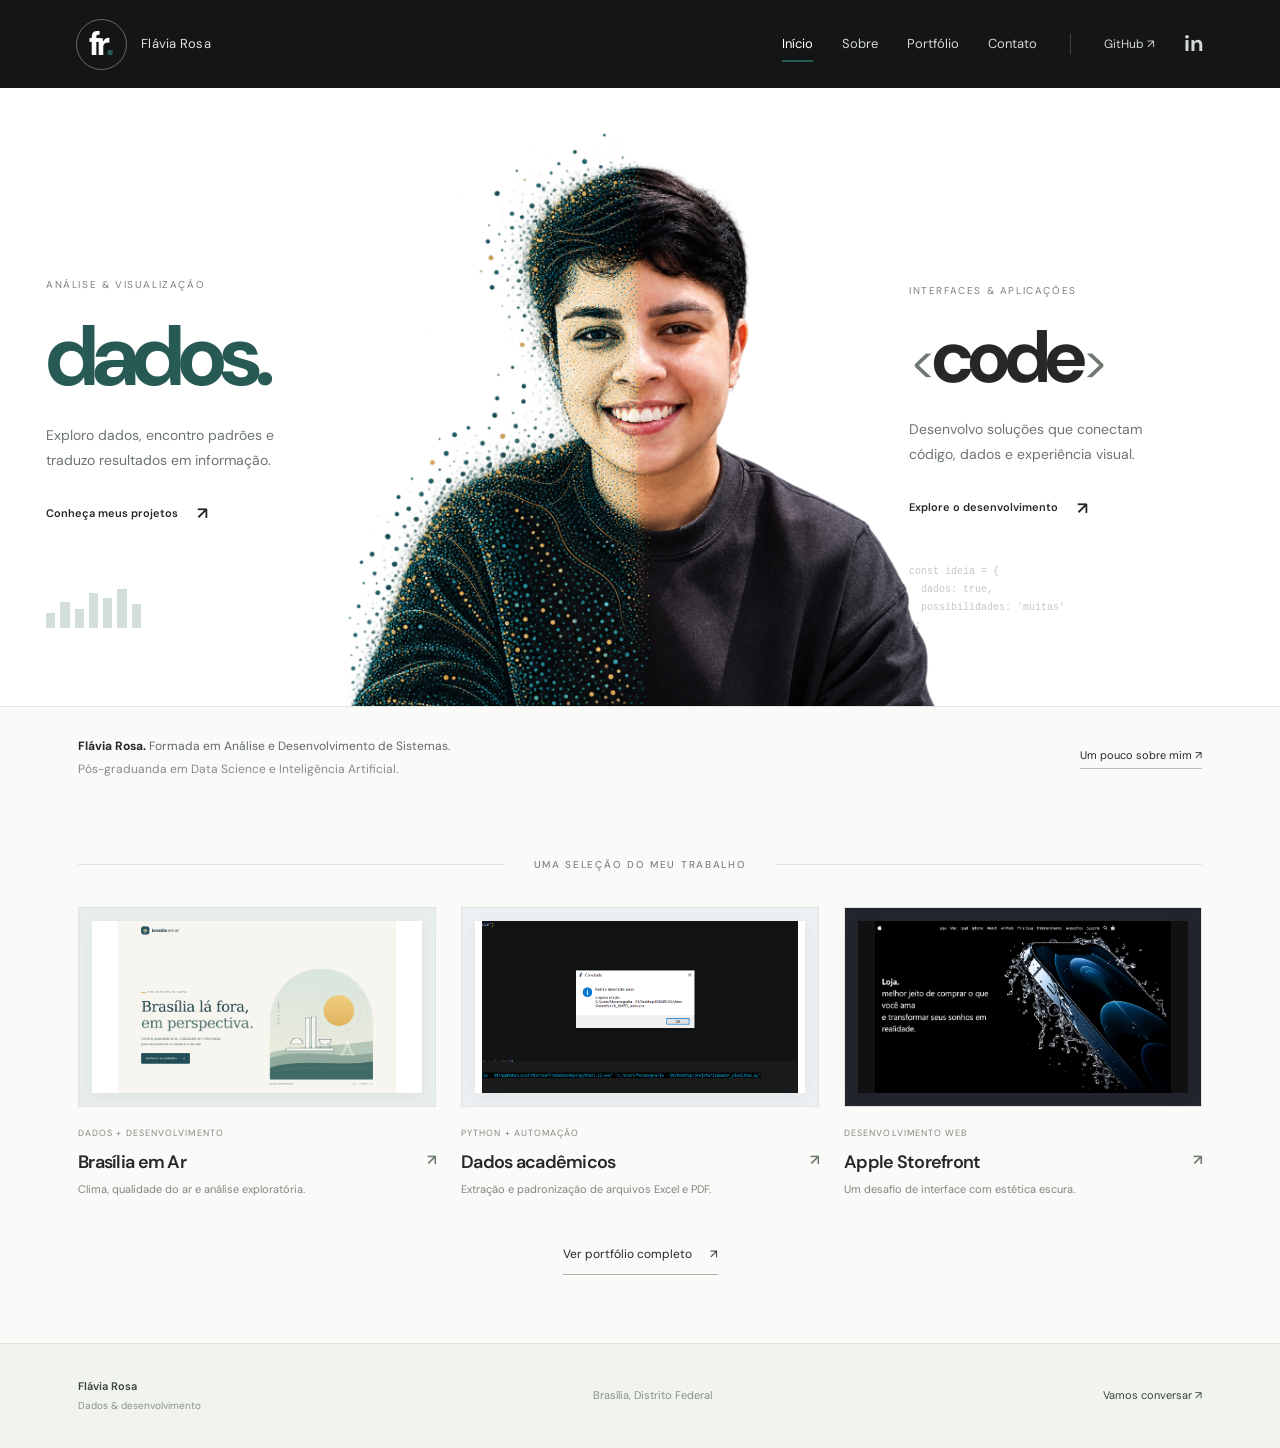
<file: index.html>
<!doctype html>
<html lang="pt-BR">
  <head>
    <meta charset="utf-8" />
    <meta name="viewport" content="width=device-width,initial-scale=1" />
    <meta
      name="description"
      content="Flávia Rosa — dados, desenvolvimento e visualização. Conheça meus projetos e minha trajetória."
    />
    <meta name="theme-color" content="#141616" />
    <title>Dados & code · Flávia Rosa</title>
    <link rel="preconnect" href="https://fonts.googleapis.com" />
    <link rel="preconnect" href="https://fonts.gstatic.com" crossorigin />
    <link
      href="https://fonts.googleapis.com/css2?family=DM+Sans:wght@400;500;600;700&family=DM+Serif+Display:ital@0;1&display=swap"
      rel="stylesheet"
    />
    <link rel="stylesheet" href="styles.css" />
    <link rel="stylesheet" href="project-media.css" />
    <link rel="stylesheet" href="preview.css" />
  </head>
  <body class="home-page">
    <a class="skip" href="#conteudo">Pular para o conteúdo</a>
    <header class="new-header">
      <div class="header-inner">
        <a class="wordmark" href="index.html" aria-label="Flávia Rosa, início"
          ><span class="monogram">fr<span>.</span></span
          ><span class="wordmark-name">Flávia Rosa</span></a
        ><button
          class="new-menu"
          aria-label="Abrir menu"
          aria-expanded="false"
          aria-controls="navigation"
        >
          Menu <span>☰</span>
        </button>
        <nav id="navigation" aria-label="Navegação principal">
          <a href="index.html" aria-current="page">Início</a><a href="sobre.html">Sobre</a
          ><a href="portfolio.html">Portfólio</a><a href="contato.html">Contato</a
          ><span class="nav-separator"></span
          ><a
            class="social"
            href="https://github.com/Rflavia"
            target="_blank"
            rel="noreferrer"
            aria-label="GitHub de Flávia Rosa"
            >GitHub ↗</a
          ><a
            class="social linkedin"
            href="https://www.linkedin.com/in/fl%C3%A1via-rosa-8301781b6/"
            target="_blank"
            rel="noreferrer"
            aria-label="LinkedIn de Flávia Rosa"
            >in</a
          >
        </nav>
      </div>
    </header>
    <main id="conteudo">
      <section class="split-hero" aria-labelledby="hero-title">
        <h1 id="hero-title" class="sr-only">Flávia Rosa. Dados e desenvolvimento.</h1>
        <div class="split-inner" data-portrait-mode="split">
          <a class="hero-side data-side" href="portfolio.html?area=dados"
            ><span class="side-eyebrow">Análise & visualização</span>
            <h2>dados<span class="title-dot">.</span></h2>
            <p>Exploro dados, encontro padrões e traduzo resultados em informação.</p>
            <span class="side-link">Conheça meus projetos <span>↗</span></span>
            <div class="tiny-bars" aria-hidden="true">
              <i></i><i></i><i></i><i></i><i></i><i></i><i></i></div
          ></a>
          <div class="portrait-stage">
            <div class="portrait-layers">
              <img
                class="split-portrait portrait-base"
                src="assets/flavia-dados.png"
                width="1254"
                height="1254"
                alt="Retrato de Flávia Rosa: uma metade fotográfica e outra formada por pontos e linhas em verde e dourado."
              /><img
                class="split-portrait portrait-art"
                src="assets/flavia-dados-completa.png"
                width="1254"
                height="1254"
                alt=""
                aria-hidden="true"
              /><img
                class="split-portrait portrait-natural"
                src="assets/flavia-natural.png"
                width="1254"
                height="1254"
                alt=""
                aria-hidden="true"
              />
            </div>
          </div>
          <a class="hero-side code-side" href="portfolio.html?area=code"
            ><span class="side-eyebrow">Interfaces & aplicações</span>
            <h2><span class="bracket">&lt;</span>code<span class="bracket">&gt;</span></h2>
            <p>Desenvolvo soluções que conectam código, dados e experiência visual.</p>
            <span class="side-link">Explore o desenvolvimento <span>↗</span></span
            ><span class="code-decoration" aria-hidden="true"
              >const ideia = {<br />&nbsp; dados: true,<br />&nbsp; possibilidades: 'muitas'<br />};</span
            ></a
          >
        </div>
        <div class="portrait-controls" role="group" aria-label="Visualizar retrato">
          <span>Explore os dois lados</span
          ><button type="button" data-portrait-choice="split" aria-pressed="true">Dividido</button
          ><button type="button" data-portrait-choice="dados" aria-pressed="false">Dados</button
          ><button type="button" data-portrait-choice="code" aria-pressed="false">Coder</button>
        </div>
      </section>
      <section class="intro-strip">
        <p>
          <strong>Flávia Rosa.</strong> Formada em Análise e Desenvolvimento de Sistemas.<br /><span
            >Pós-graduanda em Data Science e Inteligência Artificial.</span
          >
        </p>
        <a href="sobre.html">Um pouco sobre mim ↗</a>
      </section>
      <section class="selected-work">
        <div class="eyebrow-rule">
          <span></span>
          <h2>Uma seleção do meu trabalho</h2>
          <span></span>
        </div>
        <div class="work-grid">
          <a class="work-card" href="portfolio.html#brasilia"
            ><div class="work-image work-brasilia">
              <img
                src="assets/previews/brasilia.png"
                width="1440"
                height="890"
                alt="Página inicial do Brasília em Ar"
                loading="lazy"
              />
            </div>
            <span class="work-type">Dados + desenvolvimento</span>
            <h3>Brasília em Ar <span>↗</span></h3>
            <p>Clima, qualidade do ar e análise exploratória.</p></a
          ><a class="work-card" href="portfolio.html#etl"
            ><div class="work-image work-etl">
              <img
                src="assets/previews/etl.png"
                alt="Aplicação de extração de dados acadêmicos"
                loading="lazy"
              />
            </div>
            <span class="work-type">Python + automação</span>
            <h3>Dados acadêmicos <span>↗</span></h3>
            <p>Extração e padronização de arquivos Excel e PDF.</p></a
          ><a class="work-card" href="portfolio.html#apple"
            ><div class="work-image work-apple">
              <img src="assets/previews/apple.png" alt="Site Apple Storefront" loading="lazy" />
            </div>
            <span class="work-type">Desenvolvimento web</span>
            <h3>Apple Storefront <span>↗</span></h3>
            <p>Um desafio de interface com estética escura.</p></a
          >
        </div>
        <a class="all-work" href="portfolio.html">Ver portfólio completo <span>↗</span></a>
      </section>
    </main>
    <footer class="new-footer">
      <a href="index.html">Flávia Rosa<span>Dados & desenvolvimento</span></a>
      <p>Brasília, Distrito Federal</p>
      <a
        href="https://wa.me/5561984094021?text=Ol%C3%A1%2C%20Fl%C3%A1via%21%20Vi%20seu%20portf%C3%B3lio%20e%20gostaria%20de%20conversar."
        target="_blank"
        rel="noreferrer"
        aria-label="Conversar com Flávia no WhatsApp"
        >Vamos conversar ↗</a
      >
    </footer>
    <script src="preview.js"></script>
  </body>
</html>
</file>
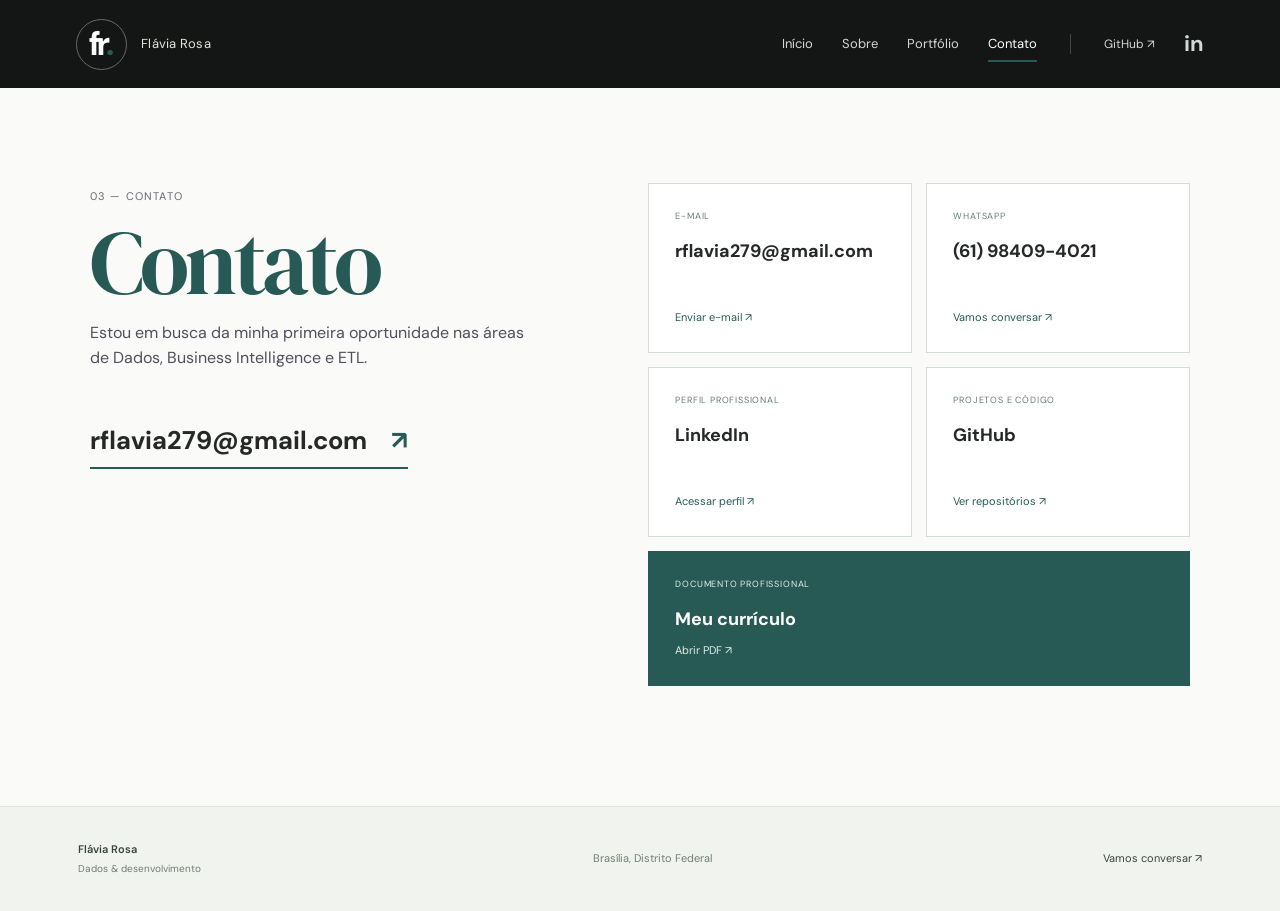
<file: contato.html>
<!doctype html>
<html lang="pt-BR">
  <head>
    <meta charset="utf-8" />
    <meta name="viewport" content="width=device-width,initial-scale=1" />
    <meta
      name="description"
      content="Flávia Rosa — dados, desenvolvimento e visualização. Conheça meus projetos e minha trajetória."
    />
    <meta name="theme-color" content="#141616" />
    <title>Contato · Flávia Rosa</title>
    <link rel="preconnect" href="https://fonts.googleapis.com" />
    <link rel="preconnect" href="https://fonts.gstatic.com" crossorigin />
    <link
      href="https://fonts.googleapis.com/css2?family=DM+Sans:wght@400;500;600;700&family=DM+Serif+Display:ital@0;1&display=swap"
      rel="stylesheet"
    />
    <link rel="stylesheet" href="styles.css" />
    <link rel="stylesheet" href="project-media.css" />
    <link rel="stylesheet" href="preview.css" />
  </head>
  <body class="contact-page">
    <a class="skip" href="#conteudo">Pular para o conteúdo</a>
    <header class="new-header">
      <div class="header-inner">
        <a class="wordmark" href="index.html" aria-label="Flávia Rosa, início"
          ><span class="monogram">fr<span>.</span></span
          ><span class="wordmark-name">Flávia Rosa</span></a
        ><button
          class="new-menu"
          aria-label="Abrir menu"
          aria-expanded="false"
          aria-controls="navigation"
        >
          Menu <span>☰</span>
        </button>
        <nav id="navigation" aria-label="Navegação principal">
          <a href="index.html">Início</a><a href="sobre.html">Sobre</a
          ><a href="portfolio.html">Portfólio</a
          ><a href="contato.html" aria-current="page">Contato</a><span class="nav-separator"></span
          ><a
            class="social"
            href="https://github.com/Rflavia"
            target="_blank"
            rel="noreferrer"
            aria-label="GitHub de Flávia Rosa"
            >GitHub ↗</a
          ><a
            class="social linkedin"
            href="https://www.linkedin.com/in/fl%C3%A1via-rosa-8301781b6/"
            target="_blank"
            rel="noreferrer"
            aria-label="LinkedIn de Flávia Rosa"
            >in</a
          >
        </nav>
      </div>
    </header>
    <main id="conteudo">
      <section class="contact section" id="contato">
        <div class="contact-copy reveal">
          <span class="kicker">03 — Contato</span>
          <h2>Contato</h2>
          <p>
            Estou em busca da minha primeira oportunidade nas áreas de Dados, Business Intelligence
            e ETL.
          </p>
          <a class="email-primary" href="mailto:rflavia279@gmail.com"
            >rflavia279@gmail.com <span>↗</span></a
          >
        </div>
        <div class="contact-panel reveal">
          <a class="contact-card" href="mailto:rflavia279@gmail.com"
            ><small>E-mail</small><strong>rflavia279@gmail.com</strong
            ><span>Enviar e-mail ↗</span></a
          >
          <a
            class="contact-card"
            href="https://wa.me/5561984094021?text=Ol%C3%A1%2C%20Fl%C3%A1via%21%20Vi%20seu%20portf%C3%B3lio%20e%20gostaria%20de%20conversar."
            target="_blank"
            rel="noreferrer"
            ><small>WhatsApp</small><strong>(61) 98409-4021</strong
            ><span>Vamos conversar ↗</span></a
          >
          <a
            class="contact-card"
            href="https://www.linkedin.com/in/fl%C3%A1via-rosa-8301781b6/"
            target="_blank"
            rel="noreferrer"
            ><small>Perfil profissional</small><strong>LinkedIn</strong
            ><span>Acessar perfil ↗</span></a
          >
          <a class="contact-card" href="https://github.com/Rflavia" target="_blank" rel="noreferrer"
            ><small>Projetos e código</small><strong>GitHub</strong
            ><span>Ver repositórios ↗</span></a
          >
          <a
            class="contact-card contact-card-wide"
            href="assets/Curriculo_Flavia_Rosa.pdf"
            target="_blank"
            ><small>Documento profissional</small><strong>Meu currículo</strong
            ><span>Abrir PDF ↗</span></a
          >
        </div>
      </section>
    </main>
    <footer class="new-footer">
      <a href="index.html">Flávia Rosa<span>Dados & desenvolvimento</span></a>
      <p>Brasília, Distrito Federal</p>
      <a
        href="https://wa.me/5561984094021?text=Ol%C3%A1%2C%20Fl%C3%A1via%21%20Vi%20seu%20portf%C3%B3lio%20e%20gostaria%20de%20conversar."
        target="_blank"
        rel="noreferrer"
        aria-label="Conversar com Flávia no WhatsApp"
        >Vamos conversar ↗</a
      >
    </footer>
    <script src="preview.js"></script>
  </body>
</html>
</file>
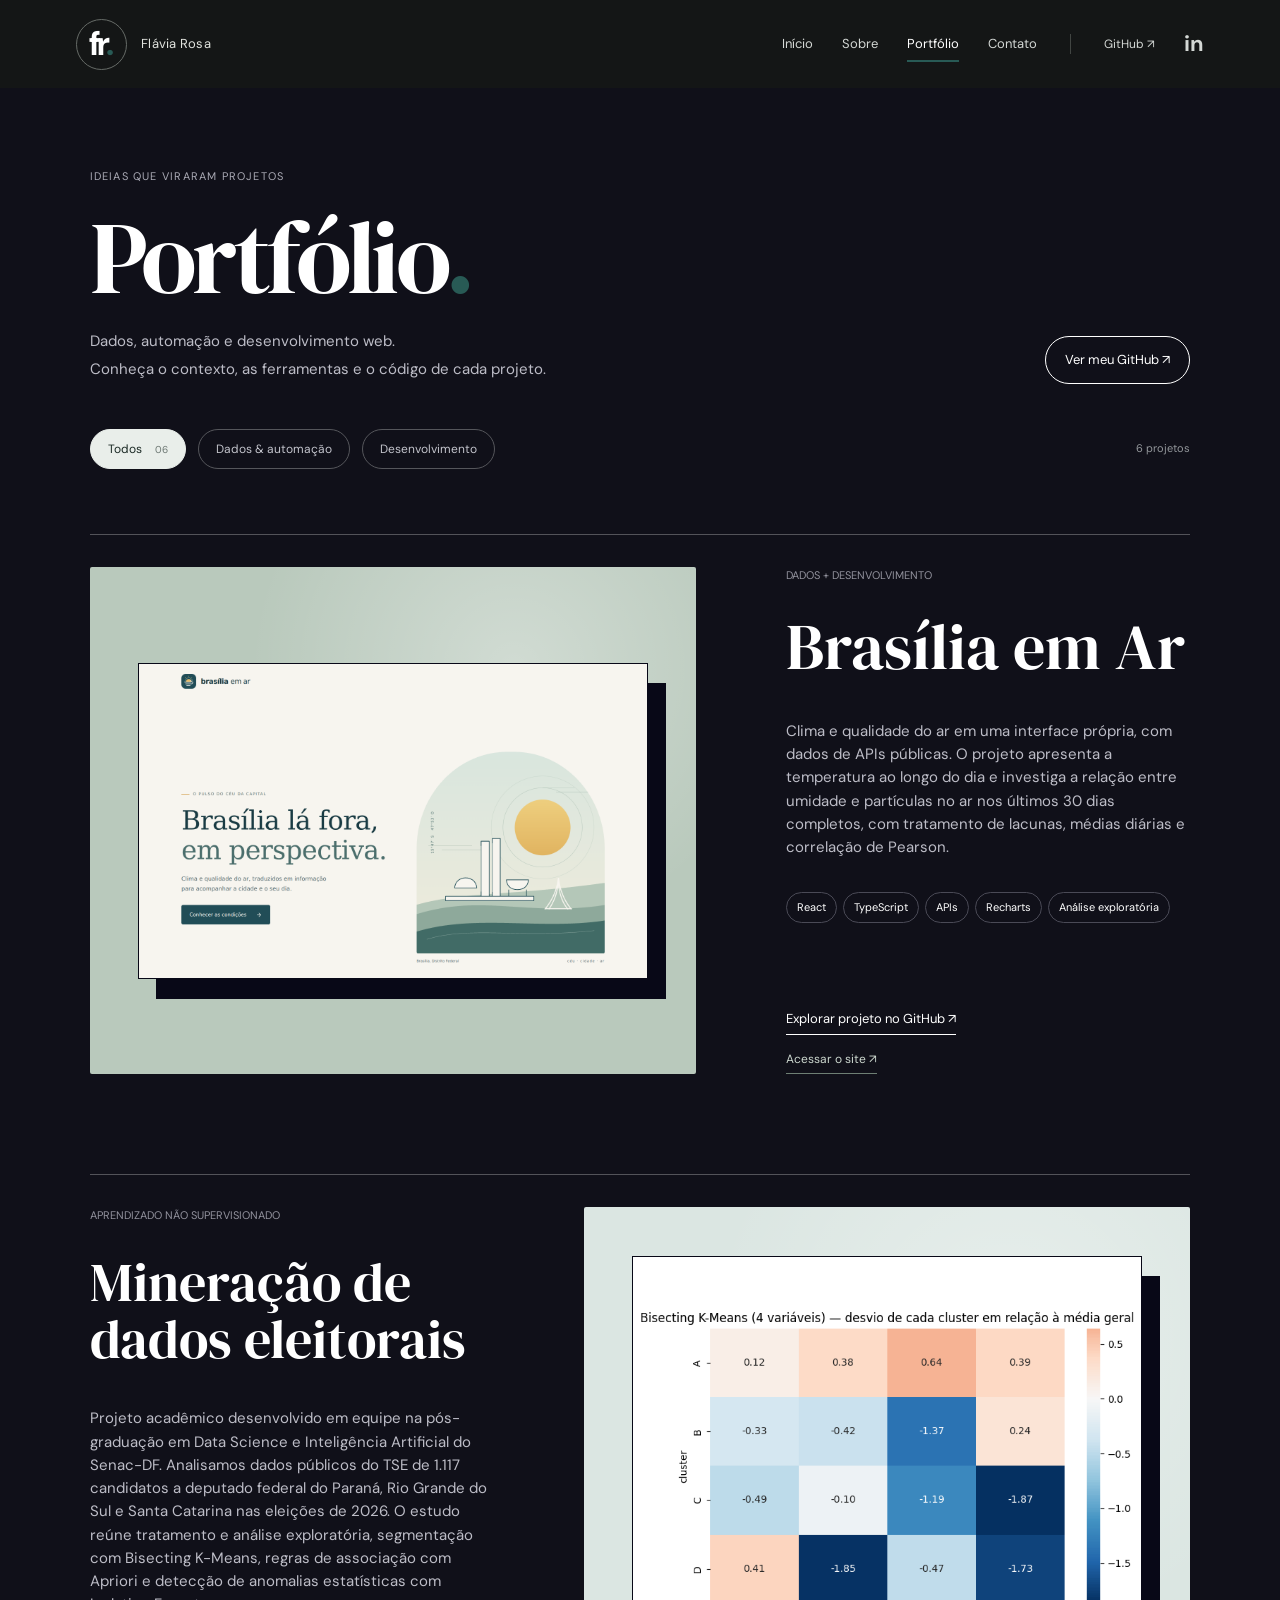
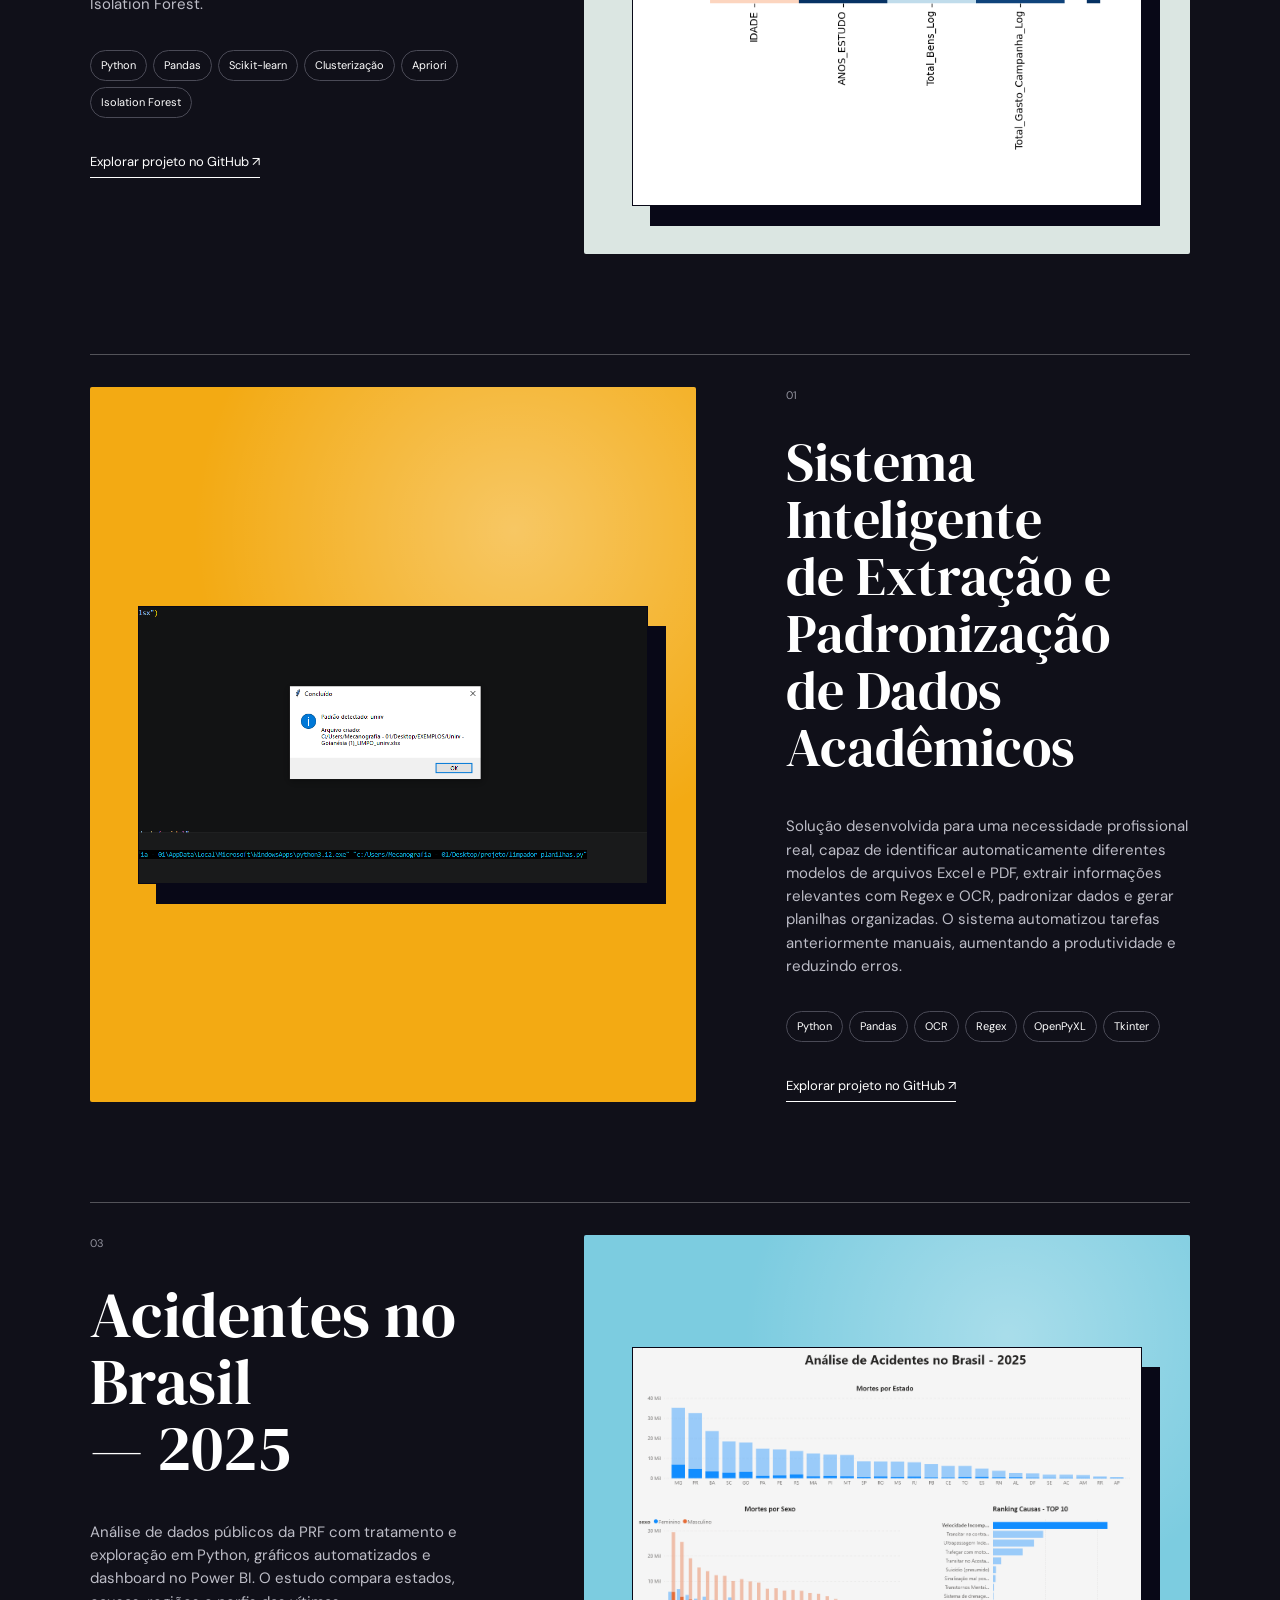
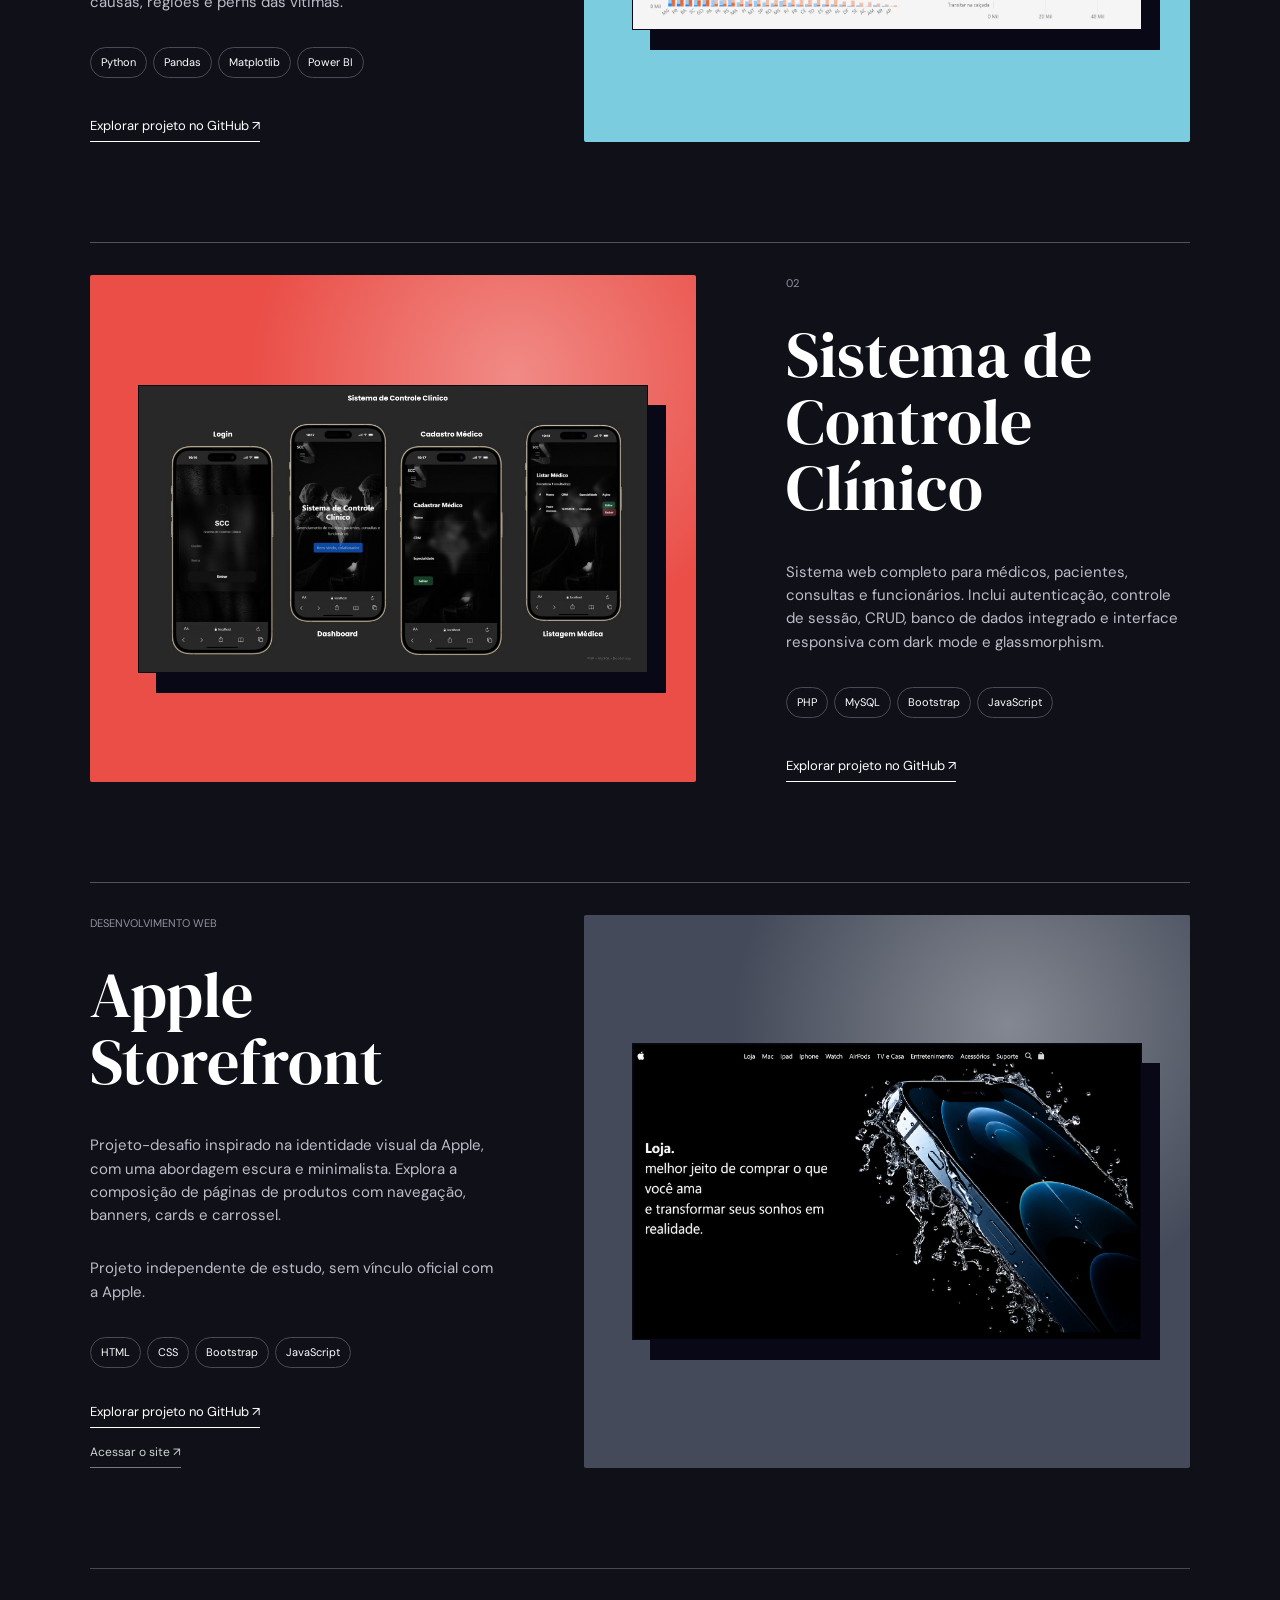
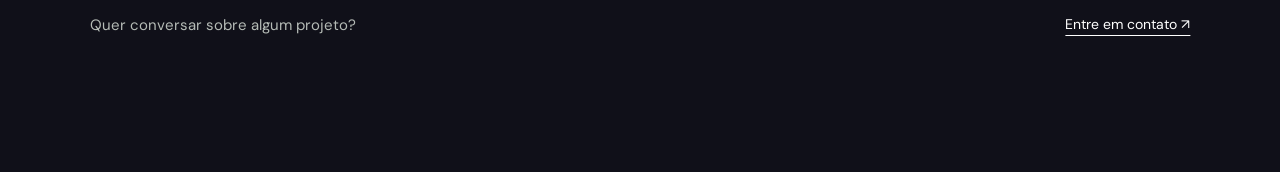
<file: portfolio.html>
<!doctype html>
<html lang="pt-BR">
  <head>
    <meta charset="utf-8" />
    <meta name="viewport" content="width=device-width,initial-scale=1" />
    <meta
      name="description"
      content="Flávia Rosa — dados, desenvolvimento e visualização. Conheça meus projetos e minha trajetória."
    />
    <meta name="theme-color" content="#141616" />
    <title>Portfólio · Flávia Rosa</title>
    <link rel="preconnect" href="https://fonts.googleapis.com" />
    <link rel="preconnect" href="https://fonts.gstatic.com" crossorigin />
    <link
      href="https://fonts.googleapis.com/css2?family=DM+Sans:wght@400;500;600;700&family=DM+Serif+Display:ital@0;1&display=swap"
      rel="stylesheet"
    />
    <link rel="stylesheet" href="styles.css" />
    <link rel="stylesheet" href="project-media.css" />
    <link rel="stylesheet" href="preview.css" />
  </head>
  <body>
    <a class="skip" href="#conteudo">Pular para o conteúdo</a>
    <header class="new-header">
      <div class="header-inner">
        <a class="wordmark" href="index.html" aria-label="Flávia Rosa, início"
          ><span class="monogram">fr<span>.</span></span
          ><span class="wordmark-name">Flávia Rosa</span></a
        ><button
          class="new-menu"
          aria-label="Abrir menu"
          aria-expanded="false"
          aria-controls="navigation"
        >
          Menu <span>☰</span>
        </button>
        <nav id="navigation" aria-label="Navegação principal">
          <a href="index.html">Início</a><a href="sobre.html">Sobre</a
          ><a href="portfolio.html" aria-current="page">Portfólio</a
          ><a href="contato.html">Contato</a><span class="nav-separator"></span
          ><a
            class="social"
            href="https://github.com/Rflavia"
            target="_blank"
            rel="noreferrer"
            aria-label="GitHub de Flávia Rosa"
            >GitHub ↗</a
          ><a
            class="social linkedin"
            href="https://www.linkedin.com/in/fl%C3%A1via-rosa-8301781b6/"
            target="_blank"
            rel="noreferrer"
            aria-label="LinkedIn de Flávia Rosa"
            >in</a
          >
        </nav>
      </div>
    </header>
    <main id="conteudo">
      <section class="projects section portfolio-page">
        <div class="section-top">
          <div>
            <span class="kicker">Ideias que viraram projetos</span>
            <h1>Portfólio<span>.</span></h1>
            <p class="portfolio-intro">
              Dados, automação e desenvolvimento web.<br />Conheça o contexto, as ferramentas e o
              código de cada projeto.
            </p>
          </div>
          <a
            class="outline-button"
            href="https://github.com/Rflavia"
            target="_blank"
            rel="noreferrer"
            >Ver meu GitHub ↗</a
          >
        </div>
        <div class="project-filters" role="group" aria-label="Filtrar projetos">
          <button type="button" data-filter="todos" aria-pressed="true">
            Todos <span>06</span></button
          ><button type="button" data-filter="dados" aria-pressed="false">Dados & automação</button
          ><button type="button" data-filter="code" aria-pressed="false">Desenvolvimento</button>
          <p class="filter-count" aria-live="polite">6 projetos</p>
        </div>
        <div class="portfolio-list">
          <article class="project project-brasilia" id="brasilia" data-area="dados code">
            <div class="project-copy">
              <span class="project-number" data-project-category>DADOS + DESENVOLVIMENTO</span>
              <h3>Brasília em Ar</h3>
              <p data-project-summary>
                Clima e qualidade do ar em uma interface própria, com dados de APIs públicas. O
                projeto apresenta a temperatura ao longo do dia e investiga a relação entre umidade
                e partículas no ar nos últimos 30 dias completos, com tratamento de lacunas, médias
                diárias e correlação de Pearson.
              </p>
              <div class="project-tags">
                <span>React</span><span>TypeScript</span><span>APIs</span><span>Recharts</span
                ><span>Análise exploratória</span>
              </div>
              <a href="https://github.com/Rflavia/brasilia-em-ar" target="_blank" rel="noreferrer"
                >Explorar projeto no GitHub ↗</a
              ><a
                class="live-project"
                href="https://rflavia.github.io/portfolio/brasilia-em-ar/"
                target="_blank"
                rel="noreferrer"
                >Acessar o site ↗</a
              >
            </div>
            <div class="project-visual brasilia-ui project-shot">
              <img
                src="assets/previews/brasilia.png"
                alt="Página inicial do Brasília em Ar, com ilustração da capital e acesso às condições"
                loading="lazy"
              />
            </div>
          </article>
          <article id="mineracao" data-area="dados" class="project project-mineracao">
            <div class="project-copy">
              <span class="project-number">APRENDIZADO NÃO SUPERVISIONADO</span>
              <h3 class="long-project-title">Mineração de dados eleitorais</h3>
              <p>
                Projeto acadêmico desenvolvido em equipe na pós-graduação em Data Science e
                Inteligência Artificial do Senac-DF. Analisamos dados públicos do TSE de 1.117
                candidatos a deputado federal do Paraná, Rio Grande do Sul e Santa Catarina nas
                eleições de 2026. O estudo reúne tratamento e análise exploratória, segmentação com
                Bisecting K-Means, regras de associação com Apriori e detecção de anomalias
                estatísticas com Isolation Forest.
              </p>
              <div class="project-tags">
                <span>Python</span>
                <span>Pandas</span>
                <span>Scikit-learn</span>
                <span>Clusterização</span>
                <span>Apriori</span>
                <span>Isolation Forest</span>
              </div>
              <a href="https://github.com/Rflavia/mineracao_dados" target="_blank" rel="noreferrer">
                Explorar projeto no GitHub ↗
              </a>
            </div>
            <div class="project-visual mining-ui project-shot">
              <img
                src="assets/previews/mineracao-clusters.png"
                alt="Mapa de calor do Bisecting K-Means: comparação dos quatro clusters por idade, anos de estudo, patrimônio e gasto de campanha, em desvios-padrão em relação à média geral"
                width="711"
                height="632"
                loading="lazy"
              />
            </div>
          </article>
          <article id="etl" data-area="dados" class="project project-etl">
            <div class="project-copy">
              <span class="project-number">01</span>
              <h3 class="long-project-title">
                Sistema Inteligente de Extração e Padronização de Dados Acadêmicos
              </h3>
              <p>
                Solução desenvolvida para uma necessidade profissional real, capaz de identificar
                automaticamente diferentes modelos de arquivos Excel e PDF, extrair informações
                relevantes com Regex e OCR, padronizar dados e gerar planilhas organizadas. O
                sistema automatizou tarefas anteriormente manuais, aumentando a produtividade e
                reduzindo erros.
              </p>
              <div class="project-tags">
                <span>Python</span><span>Pandas</span><span>OCR</span><span>Regex</span
                ><span>OpenPyXL</span><span>Tkinter</span>
              </div>
              <a
                href="https://github.com/Rflavia/etl-admissoes-universitarias"
                target="_blank"
                rel="noreferrer"
                >Explorar projeto no GitHub ↗</a
              >
            </div>
            <div class="project-visual etl-ui project-shot">
              <img
                src="assets/previews/etl.png"
                alt="Sistema inteligente de extração e padronização de dados acadêmicos"
                loading="lazy"
              />
            </div>
          </article>
          <article id="acidentes" data-area="dados" class="project project-roads">
            <div class="project-copy">
              <span class="project-number">03</span>
              <h3>Acidentes no Brasil<br />— 2025</h3>
              <p>
                Análise de dados públicos da PRF com tratamento e exploração em Python, gráficos
                automatizados e dashboard no Power BI. O estudo compara estados, causas, regiões e
                perfis das vítimas.
              </p>
              <div class="project-tags">
                <span>Python</span><span>Pandas</span><span>Matplotlib</span><span>Power BI</span>
              </div>
              <a
                href="https://github.com/Rflavia/analise-dados-python-powerbi"
                target="_blank"
                rel="noreferrer"
                >Explorar projeto no GitHub ↗</a
              >
            </div>
            <div class="project-visual roads-ui project-shot">
              <img
                src="assets/previews/acidentes.png"
                alt="Dashboard da análise de acidentes no Brasil"
                loading="lazy"
              />
            </div>
          </article>
          <article id="clinica" data-area="code" class="project project-clinic">
            <div class="project-copy">
              <span class="project-number">02</span>
              <h3>Sistema de<br />Controle Clínico</h3>
              <p>
                Sistema web completo para médicos, pacientes, consultas e funcionários. Inclui
                autenticação, controle de sessão, CRUD, banco de dados integrado e interface
                responsiva com dark mode e glassmorphism.
              </p>
              <div class="project-tags">
                <span>PHP</span><span>MySQL</span><span>Bootstrap</span><span>JavaScript</span>
              </div>
              <a
                href="https://github.com/Rflavia/clinica-banco-de-dados-SQL"
                target="_blank"
                rel="noreferrer"
                >Explorar projeto no GitHub ↗</a
              >
            </div>
            <div class="project-visual clinic-ui project-shot">
              <img
                src="assets/previews/clinica.png"
                alt="Telas do sistema de controle clínico"
                loading="lazy"
              />
            </div>
          </article>
          <article class="project project-apple" id="apple" data-area="code">
            <div class="project-copy">
              <span class="project-number">DESENVOLVIMENTO WEB</span>
              <h3>Apple Storefront</h3>
              <p>
                Projeto-desafio inspirado na identidade visual da Apple, com uma abordagem escura e
                minimalista. Explora a composição de páginas de produtos com navegação, banners,
                cards e carrossel.
              </p>
              <p>Projeto independente de estudo, sem vínculo oficial com a Apple.</p>
              <div class="project-tags">
                <span>HTML</span><span>CSS</span><span>Bootstrap</span><span>JavaScript</span>
              </div>
              <a
                href="https://github.com/Rflavia/apple-ecommerce-website"
                target="_blank"
                rel="noreferrer"
                >Explorar projeto no GitHub ↗</a
              ><a
                class="live-project"
                href="https://rflavia.github.io/apple-ecommerce-website/"
                target="_blank"
                rel="noreferrer"
                >Acessar o site ↗</a
              >
            </div>
            <div class="project-visual apple-ui project-shot">
              <img
                src="assets/previews/apple.png"
                alt="Tela inicial do Apple Storefront, com fundo escuro e produtos Apple"
                loading="lazy"
              />
            </div>
          </article>
        </div>
        <div class="portfolio-end">
          <p>Quer conversar sobre algum projeto?</p>
          <a href="contato.html">Entre em contato ↗</a>
        </div>
      </section>
    </main>
    <script src="preview.js"></script>
  </body>
</html>
</file>
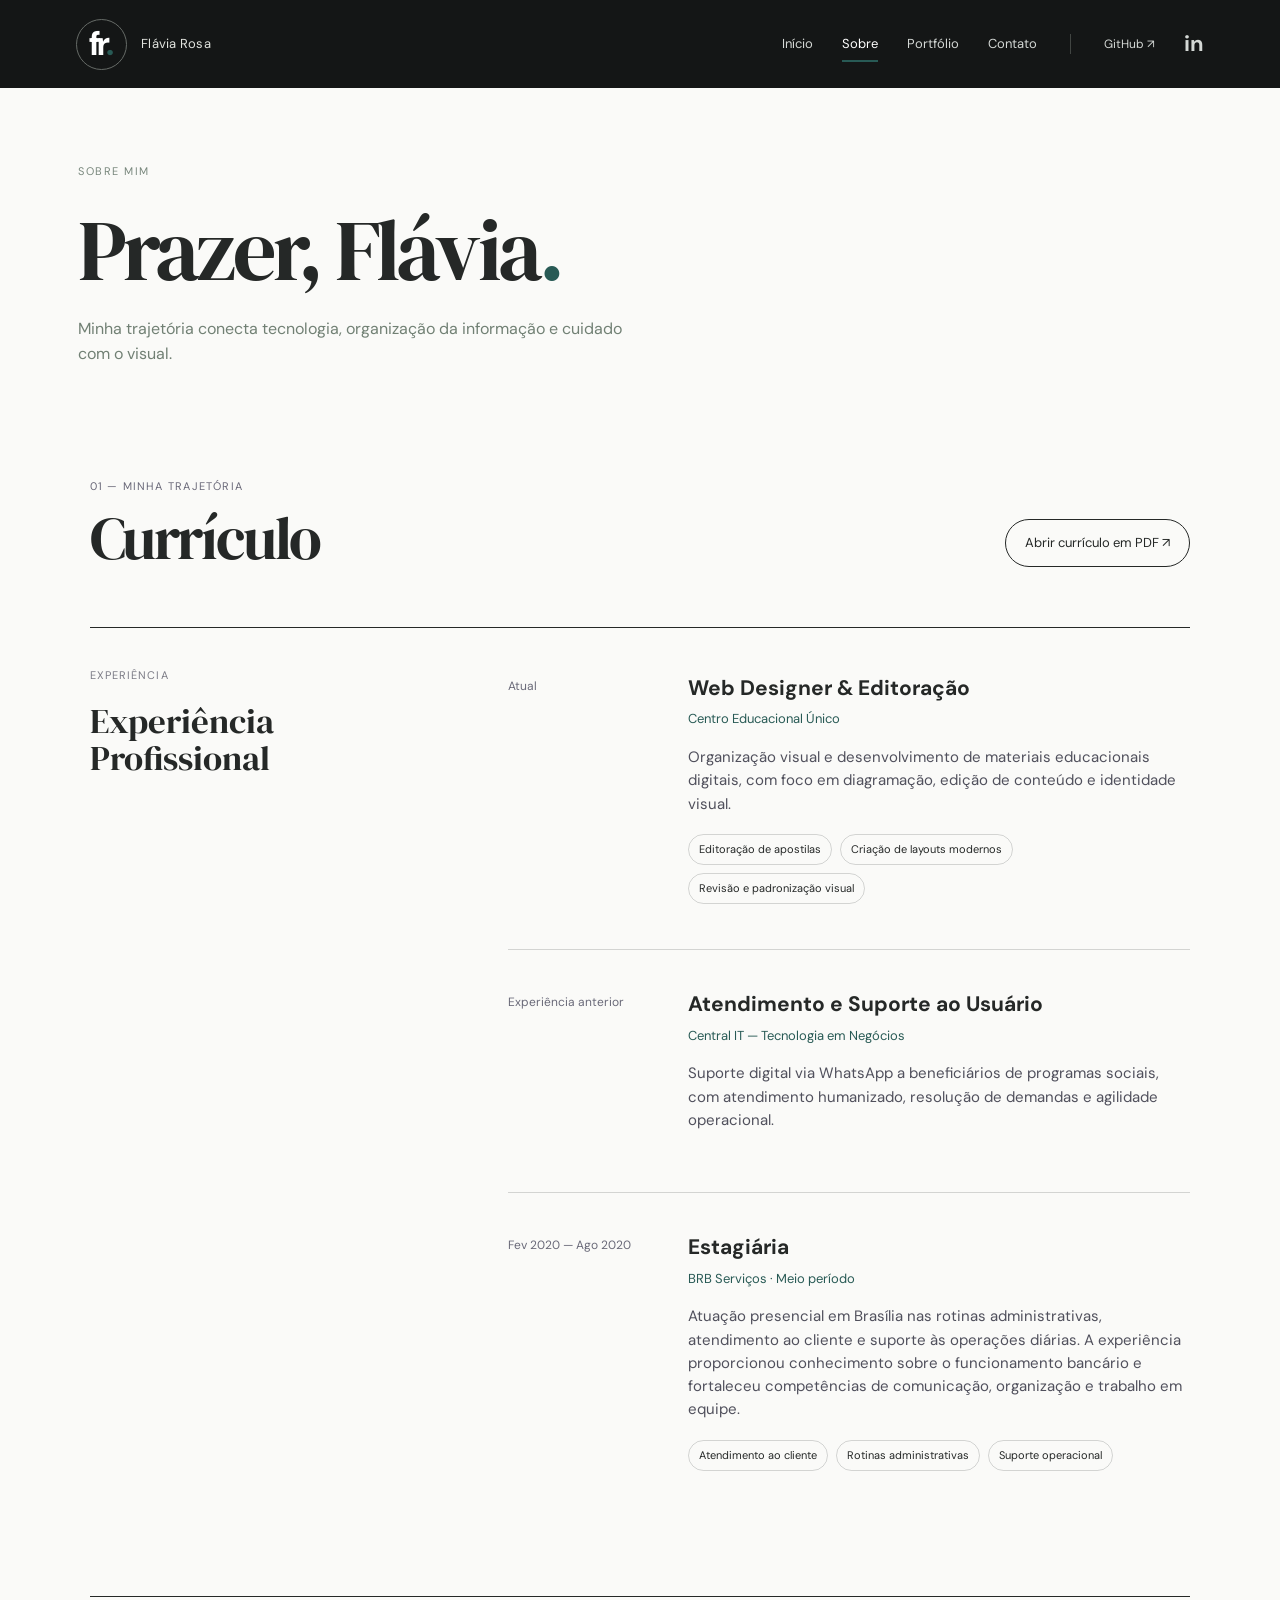
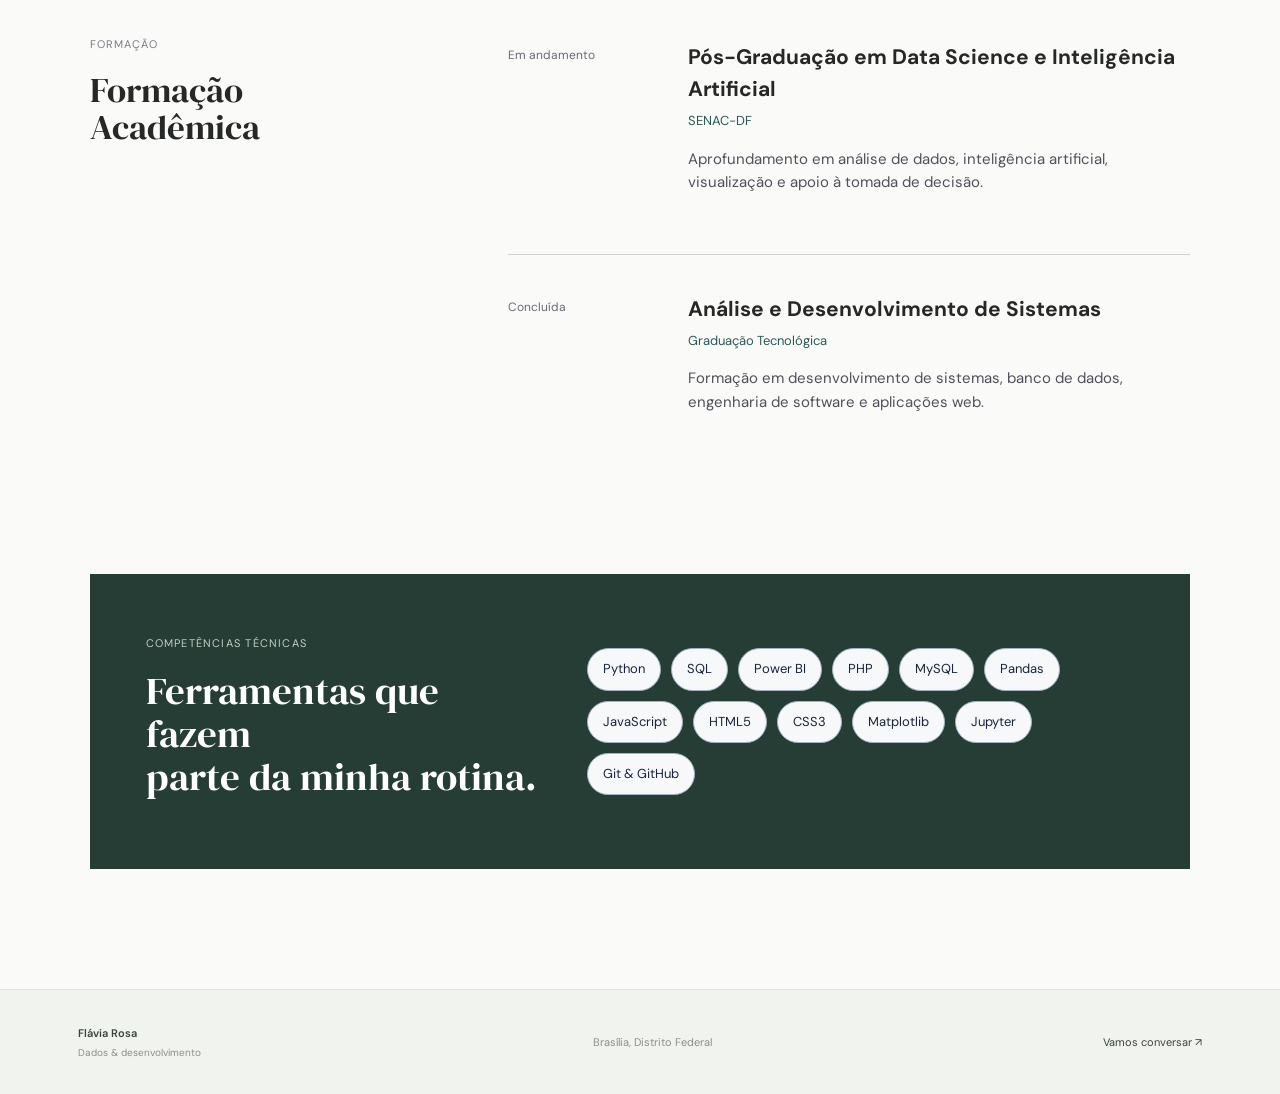
<file: sobre.html>
<!doctype html>
<html lang="pt-BR">
  <head>
    <meta charset="utf-8" />
    <meta name="viewport" content="width=device-width,initial-scale=1" />
    <meta
      name="description"
      content="Flávia Rosa — dados, desenvolvimento e visualização. Conheça meus projetos e minha trajetória."
    />
    <meta name="theme-color" content="#141616" />
    <title>Sobre · Flávia Rosa</title>
    <link rel="preconnect" href="https://fonts.googleapis.com" />
    <link rel="preconnect" href="https://fonts.gstatic.com" crossorigin />
    <link
      href="https://fonts.googleapis.com/css2?family=DM+Sans:wght@400;500;600;700&family=DM+Serif+Display:ital@0;1&display=swap"
      rel="stylesheet"
    />
    <link rel="stylesheet" href="styles.css" />
    <link rel="stylesheet" href="project-media.css" />
    <link rel="stylesheet" href="preview.css" />
  </head>
  <body>
    <a class="skip" href="#conteudo">Pular para o conteúdo</a>
    <header class="new-header">
      <div class="header-inner">
        <a class="wordmark" href="index.html" aria-label="Flávia Rosa, início"
          ><span class="monogram">fr<span>.</span></span
          ><span class="wordmark-name">Flávia Rosa</span></a
        ><button
          class="new-menu"
          aria-label="Abrir menu"
          aria-expanded="false"
          aria-controls="navigation"
        >
          Menu <span>☰</span>
        </button>
        <nav id="navigation" aria-label="Navegação principal">
          <a href="index.html">Início</a><a href="sobre.html" aria-current="page">Sobre</a
          ><a href="portfolio.html">Portfólio</a><a href="contato.html">Contato</a
          ><span class="nav-separator"></span
          ><a
            class="social"
            href="https://github.com/Rflavia"
            target="_blank"
            rel="noreferrer"
            aria-label="GitHub de Flávia Rosa"
            >GitHub ↗</a
          ><a
            class="social linkedin"
            href="https://www.linkedin.com/in/fl%C3%A1via-rosa-8301781b6/"
            target="_blank"
            rel="noreferrer"
            aria-label="LinkedIn de Flávia Rosa"
            >in</a
          >
        </nav>
      </div>
    </header>
    <main id="conteudo">
      <div class="page-lead">
        <span class="page-kicker">Sobre mim</span>
        <h1>Prazer, Flávia<span>.</span></h1>
        <p>
          Minha trajetória conecta tecnologia, organização da informação e cuidado com o visual.
        </p>
      </div>
      <section class="resume section" id="curriculo">
        <div class="section-top reveal">
          <div>
            <span class="kicker">01 — Minha trajetória</span>
            <h2>Currículo</h2>
          </div>
          <a class="outline-button" href="assets/Curriculo_Flavia_Rosa.pdf" target="_blank"
            >Abrir currículo em PDF ↗</a
          >
        </div>

        <div class="resume-block reveal">
          <div class="resume-label">
            <span>Experiência</span>
            <h3>Experiência<br />Profissional</h3>
          </div>
          <div class="resume-list">
            <article class="resume-item">
              <div class="date">Atual</div>
              <div>
                <h4>Web Designer & Editoração</h4>
                <span class="institution">Centro Educacional Único</span>
                <p>
                  Organização visual e desenvolvimento de materiais educacionais digitais, com foco
                  em diagramação, edição de conteúdo e identidade visual.
                </p>
                <ul>
                  <li>Editoração de apostilas</li>
                  <li>Criação de layouts modernos</li>
                  <li>Revisão e padronização visual</li>
                </ul>
              </div>
            </article>
            <article class="resume-item">
              <div class="date">Experiência anterior</div>
              <div>
                <h4>Atendimento e Suporte ao Usuário</h4>
                <span class="institution">Central IT — Tecnologia em Negócios</span>
                <p>
                  Suporte digital via WhatsApp a beneficiários de programas sociais, com atendimento
                  humanizado, resolução de demandas e agilidade operacional.
                </p>
              </div>
            </article>
            <article class="resume-item">
              <div class="date">Fev 2020 — Ago 2020</div>
              <div>
                <h4>Estagiária</h4>
                <a
                  href="https://www.linkedin.com/company/brbservicos/"
                  target="_blank"
                  rel="noreferrer"
                  >BRB Serviços · Meio período</a
                >
                <p>
                  Atuação presencial em Brasília nas rotinas administrativas, atendimento ao cliente
                  e suporte às operações diárias. A experiência proporcionou conhecimento sobre o
                  funcionamento bancário e fortaleceu competências de comunicação, organização e
                  trabalho em equipe.
                </p>
                <ul>
                  <li>Atendimento ao cliente</li>
                  <li>Rotinas administrativas</li>
                  <li>Suporte operacional</li>
                </ul>
              </div>
            </article>
          </div>
        </div>

        <div class="resume-block education reveal">
          <div class="resume-label">
            <span>Formação</span>
            <h3>Formação<br />Acadêmica</h3>
          </div>
          <div class="resume-list">
            <article class="resume-item">
              <div class="date">Em andamento</div>
              <div>
                <h4>Pós-Graduação em Data Science e Inteligência Artificial</h4>
                <span class="institution">SENAC-DF</span>
                <p>
                  Aprofundamento em análise de dados, inteligência artificial, visualização e apoio
                  à tomada de decisão.
                </p>
              </div>
            </article>
            <article class="resume-item">
              <div class="date">Concluída</div>
              <div>
                <h4>Análise e Desenvolvimento de Sistemas</h4>
                <span class="institution">Graduação Tecnológica</span>
                <p>
                  Formação em desenvolvimento de sistemas, banco de dados, engenharia de software e
                  aplicações web.
                </p>
              </div>
            </article>
          </div>
        </div>

        <div class="skills reveal">
          <div>
            <span class="kicker">Competências técnicas</span>
            <h3>Ferramentas que fazem<br />parte da minha rotina.</h3>
          </div>
          <div class="skill-cloud">
            <span>Python</span><span>SQL</span><span>Power BI</span><span>PHP</span
            ><span>MySQL</span><span>Pandas</span><span>JavaScript</span><span>HTML5</span
            ><span>CSS3</span><span>Matplotlib</span><span>Jupyter</span><span>Git & GitHub</span>
          </div>
        </div>
      </section>
    </main>
    <footer class="new-footer">
      <a href="index.html">Flávia Rosa<span>Dados & desenvolvimento</span></a>
      <p>Brasília, Distrito Federal</p>
      <a
        href="https://wa.me/5561984094021?text=Ol%C3%A1%2C%20Fl%C3%A1via%21%20Vi%20seu%20portf%C3%B3lio%20e%20gostaria%20de%20conversar."
        target="_blank"
        rel="noreferrer"
        aria-label="Conversar com Flávia no WhatsApp"
        >Vamos conversar ↗</a
      >
    </footer>
    <script src="preview.js"></script>
  </body>
</html>
</file>
<file: styles.css>
:root {
  --ink: #080817;
  --paper: #f5f5f5;
  --lavender: #ecebfa;
  --yellow: #f3a400;
  --red: #ff443d;
  --blue: #78c7dd;
  --purple: #8b7cf6;
  --line: rgba(8, 8, 23, 0.18);
}
* {
  box-sizing: border-box;
}
html {
  scroll-behavior: smooth;
}
body {
  margin: 0;
  background: var(--lavender);
  color: var(--ink);
  font-family: "DM Sans", Arial, sans-serif;
  line-height: 1.55;
}
a {
  color: inherit;
}
.site-header {
  height: 82px;
  padding: 0 max(32px, 4vw);
  display: flex;
  align-items: center;
  justify-content: space-between;
  position: fixed;
  z-index: 50;
  top: 0;
  left: 0;
  right: 0;
  background: rgba(236, 235, 250, 0.88);
  backdrop-filter: blur(14px);
  border-bottom: 1px solid transparent;
  transition: 0.3s;
}
.site-header.scrolled {
  border-color: var(--line);
}
.identity {
  display: flex;
  align-items: center;
  gap: 9px;
  text-decoration: none;
}
.identity-dot {
  width: 22px;
  height: 22px;
  border-radius: 50%;
  background: var(--yellow);
  display: block;
}
.identity strong {
  font-size: 18px;
}
.identity small {
  font-size: 13px;
}
.main-nav {
  display: flex;
  align-items: center;
  gap: 20px;
}
.main-nav a {
  text-decoration: none;
  font-size: 14px;
}
.main-nav a:hover {
  color: #6655e8;
}
.main-nav i {
  width: 1px;
  height: 22px;
  background: var(--ink);
}
.menu-toggle {
  display: none;
  background: none;
  border: 0;
}
.hero {
  min-height: 100vh;
  padding: 130px max(5vw, 40px) 70px;
  display: grid;
  grid-template-columns: 0.95fr 1.05fr;
  align-items: center;
  gap: 5vw;
  position: relative;
  overflow: hidden;
}
.hero:before,
.hero:after {
  content: "";
  position: absolute;
  border-radius: 50%;
  filter: blur(2px);
  pointer-events: none;
}
.hero:before {
  width: 320px;
  height: 320px;
  background: #d8d4fa;
  right: -150px;
  top: 100px;
}
.hero:after {
  width: 180px;
  height: 180px;
  background: #f8d67d;
  left: -100px;
  bottom: 20px;
}
.hero-photo-wrap {
  position: relative;
  justify-self: end;
  width: min(43vw, 560px);
  aspect-ratio: 1;
}
.photo-ring {
  width: 100%;
  height: 100%;
  border-radius: 50%;
  overflow: hidden;
  background: #d2d1db;
  border: 1px solid var(--ink);
  box-shadow: 16px 16px 0 #080817;
}
.photo-ring img {
  width: 100%;
  height: 100%;
  object-fit: cover;
  object-position: 50% 40%;
  filter: saturate(0.82) contrast(1.04);
}
.floating-tag {
  position: absolute;
  padding: 12px 18px;
  border: 1px solid var(--ink);
  border-radius: 99px;
  font-size: 11px;
  font-weight: 700;
  letter-spacing: 0.08em;
  background: white;
  box-shadow: 4px 4px 0 var(--ink);
}
.tag-data {
  left: -28px;
  top: 17%;
  transform: rotate(-7deg);
}
.tag-code {
  right: -22px;
  bottom: 18%;
  background: var(--yellow);
  transform: rotate(7deg);
}
.hero-content {
  max-width: 690px;
}
.hello {
  font-size: 18px;
  font-weight: 600;
  margin: 0 0 0 6px;
}
.hero h1 {
  font-family: "DM Serif Display", Georgia, serif;
  font-weight: 400;
  font-size: clamp(78px, 10vw, 142px);
  letter-spacing: -0.055em;
  line-height: 0.74;
  margin: 16px 0 36px;
}
.hero h1 em {
  color: var(--purple);
}
.hero h2 {
  font-size: 16px;
  line-height: 1.5;
  margin: 0 0 18px;
}
.hero h2 span {
  color: var(--red);
  padding: 0 5px;
}
.intro {
  font-size: 17px;
  max-width: 650px;
  margin: 0;
  color: #41414e;
}
.bubble-nav {
  display: flex;
  gap: 16px;
  margin-top: 38px;
}
.bubble {
  width: 145px;
  height: 145px;
  border: 1px solid var(--ink);
  border-radius: 50%;
  display: flex;
  flex-direction: column;
  align-items: center;
  justify-content: center;
  text-decoration: none;
  transition: 0.3s;
}
.bubble span {
  font-size: 18px;
  font-weight: 700;
}
.bubble small {
  font-size: 10px;
  margin-top: 4px;
  opacity: 0.65;
}
.bubble-yellow {
  background: var(--yellow);
}
.bubble-red {
  background: var(--red);
}
.bubble-blue {
  background: var(--blue);
}
.bubble:hover {
  transform: translateY(-8px) rotate(-3deg);
  box-shadow: 7px 9px 0 var(--ink);
}
.scroll-cue {
  position: absolute;
  right: 4vw;
  bottom: 28px;
  text-decoration: none;
  text-transform: uppercase;
  font-size: 10px;
  letter-spacing: 0.1em;
}
.scroll-cue b {
  margin-left: 10px;
  font-size: 16px;
}
.section {
  padding: 120px max(7vw, 48px);
}
.section-top {
  display: flex;
  justify-content: space-between;
  align-items: end;
  max-width: 1320px;
  margin: 0 auto 90px;
}
.kicker {
  font-size: 11px;
  text-transform: uppercase;
  letter-spacing: 0.11em;
  color: #696878;
}
.section h2 {
  font-family: "DM Serif Display", Georgia, serif;
  font-weight: 400;
  font-size: clamp(62px, 8vw, 110px);
  line-height: 0.95;
  margin: 12px 0 0;
  letter-spacing: -0.04em;
}
.outline-button {
  padding: 13px 19px;
  border: 1px solid var(--ink);
  border-radius: 99px;
  text-decoration: none;
  font-size: 13px;
  transition: 0.2s;
}
.outline-button:hover {
  background: var(--ink);
  color: #fff;
}
.resume {
  background: var(--paper);
}
.resume-block {
  max-width: 1320px;
  margin: 0 auto 80px;
  display: grid;
  grid-template-columns: 0.8fr 1.8fr;
  gap: 9vw;
  border-top: 1px solid var(--ink);
  padding-top: 34px;
}
.resume-label span {
  font-size: 11px;
  color: #7b7b85;
  text-transform: uppercase;
  letter-spacing: 0.1em;
}
.resume-label h3 {
  font-family: "DM Serif Display", Georgia, serif;
  font-weight: 400;
  font-size: 40px;
  line-height: 1.08;
  margin: 16px 0;
}
.resume-item {
  display: grid;
  grid-template-columns: 150px 1fr;
  gap: 30px;
  padding: 10px 0 45px;
}
.resume-item + .resume-item {
  border-top: 1px solid var(--line);
  padding-top: 38px;
}
.resume-item .date {
  font-size: 12px;
  color: #696978;
  padding-top: 5px;
}
.resume-item h4 {
  font-size: 21px;
  margin: 0 0 2px;
}
.resume-item a {
  font-size: 13px;
  text-decoration: none;
  color: #6958dc;
}
.resume-item p {
  max-width: 700px;
  color: #50505c;
  font-size: 15px;
}
.resume-item ul {
  display: flex;
  flex-wrap: wrap;
  gap: 8px;
  padding: 0;
  margin: 18px 0 0;
  list-style: none;
}
.resume-item li,
.project-tags span {
  font-size: 11px;
  padding: 6px 10px;
  border: 1px solid var(--line);
  border-radius: 99px;
}
.skills {
  max-width: 1320px;
  margin: 100px auto 0;
  padding: 55px;
  border: 1px solid var(--ink);
  background: var(--yellow);
  display: grid;
  grid-template-columns: 1fr 1.4fr;
  gap: 50px;
  align-items: center;
}
.skills h3 {
  font-family: "DM Serif Display", Georgia, serif;
  font-size: 39px;
  line-height: 1.1;
  font-weight: 400;
  margin: 15px 0;
}
.skill-cloud {
  display: flex;
  flex-wrap: wrap;
  gap: 10px;
}
.skill-cloud span {
  background: var(--paper);
  border: 1px solid var(--ink);
  border-radius: 99px;
  padding: 10px 15px;
  font-size: 13px;
  box-shadow: 2px 2px 0 var(--ink);
}
.projects {
  background: #101019;
  color: white;
}
.projects .kicker {
  color: #aaaab5;
}
.projects .outline-button {
  border-color: white;
}
.projects .outline-button:hover {
  background: white;
  color: var(--ink);
}
.project {
  max-width: 1320px;
  margin: 0 auto 100px;
  display: grid;
  grid-template-columns: 0.8fr 1.2fr;
  min-height: 540px;
  border-top: 1px solid rgba(255, 255, 255, 0.28);
  padding-top: 32px;
  gap: 7vw;
}
.project:nth-of-type(odd) {
  grid-template-columns: 1.2fr 0.8fr;
}
.project:nth-of-type(odd) .project-copy {
  order: 2;
}
.project-copy {
  display: flex;
  flex-direction: column;
  align-items: flex-start;
}
.project-number {
  font-size: 11px;
  color: #92929d;
}
.project h3 {
  font-family: "DM Serif Display", Georgia, serif;
  font-weight: 400;
  font-size: clamp(42px, 5vw, 70px);
  line-height: 1.04;
  margin: 30px 0 24px;
}
.project-copy > p {
  color: #bdbdc7;
  max-width: 530px;
  font-size: 15px;
}
.project-tags {
  display: flex;
  flex-wrap: wrap;
  gap: 6px;
  margin: 18px 0 34px;
}
.project-tags span {
  border-color: #4a4a56;
}
.project-copy > a {
  margin-top: auto;
  text-decoration: none;
  border-bottom: 1px solid white;
  padding-bottom: 5px;
  font-size: 13px;
}
.project-visual {
  min-height: 500px;
  display: flex;
  align-items: center;
  justify-content: center;
  overflow: hidden;
  border-radius: 2px;
}
.clinic-ui {
  background: #ea4e47;
}
.roads-ui {
  background: #7ccce0;
}
.bi-ui {
  background: #f3aa13;
}
.app-window {
  background: #181a25;
  width: 82%;
  height: 73%;
  display: flex;
  border: 1px solid #5d5f6c;
  box-shadow: 18px 20px 0 #090910;
}
.app-window aside {
  width: 62px;
  background: #0d0e15;
  padding: 18px 12px;
  display: flex;
  flex-direction: column;
  align-items: center;
  gap: 20px;
}
.app-window aside b {
  background: #ea4e47;
  width: 31px;
  height: 31px;
  border-radius: 8px;
  display: grid;
  place-items: center;
  font-size: 10px;
}
.app-window aside i {
  width: 20px;
  height: 5px;
  background: #353747;
  border-radius: 4px;
}
.app-main {
  flex: 1;
  padding: 23px;
}
.app-bar {
  display: flex;
  justify-content: space-between;
}
.app-bar span {
  font-size: 14px;
}
.app-bar small {
  font-size: 8px;
  color: #858895;
}
.stat-row {
  display: grid;
  grid-template-columns: repeat(3, 1fr);
  gap: 8px;
  margin: 29px 0;
}
.stat-row i {
  height: 63px;
  background: #242735;
  border-radius: 5px;
}
.chart {
  height: 120px;
  display: flex;
  align-items: flex-end;
  gap: 7px;
  padding: 16px;
  background: #20222e;
}
.chart b {
  flex: 1;
  background: #ea4e47;
  border-radius: 2px 2px 0 0;
}
.chart b:nth-child(1) {
  height: 35%;
}
.chart b:nth-child(2) {
  height: 65%;
}
.chart b:nth-child(3) {
  height: 44%;
}
.chart b:nth-child(4) {
  height: 90%;
}
.chart b:nth-child(5) {
  height: 72%;
}
.chart b:nth-child(6) {
  height: 84%;
}
.data-paper {
  background: #f6fbfc;
  color: var(--ink);
  width: 76%;
  height: 76%;
  padding: 36px;
  box-shadow: 18px 20px 0 #080817;
}
.paper-head {
  display: flex;
  justify-content: space-between;
  font-size: 13px;
  font-weight: 700;
}
.paper-head i {
  width: 10px;
  height: 10px;
  border-radius: 50%;
  background: var(--red);
}
.big-number {
  font-size: 40px;
  font-weight: 700;
  margin-top: 35px;
}
.big-number small {
  display: block;
  font-size: 9px;
  color: #777;
  font-weight: 400;
}
.bars {
  height: 150px;
  margin: 28px 0 15px;
  display: flex;
  align-items: flex-end;
  gap: 7px;
  border-bottom: 1px solid #bbb;
}
.bars i {
  flex: 1;
  background: #101019;
}
.bars i:nth-child(1) {
  height: 30%;
}
.bars i:nth-child(2) {
  height: 55%;
}
.bars i:nth-child(3) {
  height: 82%;
}
.bars i:nth-child(4) {
  height: 48%;
}
.bars i:nth-child(5) {
  height: 93%;
  background: var(--red);
}
.bars i:nth-child(6) {
  height: 69%;
}
.bars i:nth-child(7) {
  height: 44%;
}
.legend {
  display: flex;
  gap: 16px;
  font-size: 7px;
}
.dashboard {
  color: var(--ink);
  background: #fff8eb;
  width: 80%;
  height: 72%;
  padding: 30px;
  box-shadow: 18px 20px 0 #080817;
}
.dash-title {
  font-size: 16px;
  font-weight: 700;
}
.dash-title small {
  display: block;
  font-size: 8px;
  color: #777;
  margin-top: 3px;
}
.dash-grid {
  display: grid;
  grid-template-columns: 1fr 1fr;
  gap: 12px;
  margin-top: 25px;
}
.dash-grid > div {
  min-height: 92px;
  padding: 18px;
  background: white;
  border: 1px solid #ded8ca;
}
.dash-grid b {
  font-size: 27px;
}
.dash-grid span {
  display: block;
  font-size: 8px;
  color: #777;
}
.donut {
  border-radius: 50%;
  background: conic-gradient(var(--purple) 0 72%, #e9e2d5 72%);
  position: relative;
}
.donut:after {
  content: "";
  position: absolute;
  inset: 22px;
  border-radius: 50%;
  background: white;
}
.line-chart {
  display: flex;
  align-items: flex-end;
  gap: 5px;
}
.line-chart i {
  flex: 1;
  background: var(--purple);
  height: 20%;
}
.line-chart i:nth-child(2) {
  height: 47%;
}
.line-chart i:nth-child(3) {
  height: 38%;
}
.line-chart i:nth-child(4) {
  height: 70%;
}
.line-chart i:nth-child(5) {
  height: 88%;
}
.contact {
  background: var(--lavender);
  display: grid;
  grid-template-columns: 0.9fr 1.1fr;
  gap: 9vw;
  align-items: start;
}
.contact-copy h2 {
  font-size: clamp(58px, 7vw, 100px);
}
.contact-copy h2 em {
  color: var(--purple);
}
.contact-copy > p {
  max-width: 550px;
  color: #50505c;
  font-size: 16px;
}
.contact-links {
  margin-top: 55px;
  border-top: 1px solid var(--ink);
}
.contact-links a {
  display: flex;
  justify-content: space-between;
  text-decoration: none;
  padding: 18px 4px;
  border-bottom: 1px solid var(--ink);
}
.contact-links a:hover {
  padding-left: 12px;
  color: #6958dc;
}
.contact-form {
  margin-top: 50px;
  background: var(--yellow);
  border: 1px solid var(--ink);
  padding: 45px;
  box-shadow: 12px 12px 0 var(--ink);
}
.form-row {
  display: grid;
  grid-template-columns: 1fr 1fr;
  gap: 18px;
}
.contact-form label {
  display: block;
  font-size: 12px;
  font-weight: 700;
  margin-bottom: 22px;
}
.contact-form input,
.contact-form textarea {
  width: 100%;
  border: 0;
  border-bottom: 1px solid var(--ink);
  background: transparent;
  padding: 11px 2px;
  font: inherit;
  outline: none;
  resize: vertical;
}
.contact-form input:focus,
.contact-form textarea:focus {
  border-bottom-width: 3px;
}
.contact-form button {
  width: 100%;
  border: 1px solid var(--ink);
  border-radius: 99px;
  background: var(--ink);
  color: white;
  padding: 16px;
  font-weight: 700;
  font-size: 15px;
  cursor: pointer;
}
.contact-form button span {
  color: var(--yellow);
  margin-left: 10px;
}
.form-note {
  font-size: 10px;
  text-align: center;
  margin: 12px 0 0;
}
.form-note.success {
  font-weight: 700;
}
footer {
  background: #080817;
  color: white;
  min-height: 110px;
  padding: 28px 4vw;
  display: flex;
  justify-content: space-between;
  align-items: center;
  font-size: 12px;
}
footer div {
  display: flex;
  gap: 12px;
}
footer span,
footer p {
  color: #9b9ba5;
}
footer a {
  text-decoration: none;
}
.reveal {
  opacity: 0;
  transform: translateY(22px);
  transition: 0.7s ease;
}
.reveal.visible {
  opacity: 1;
  transform: none;
}
@media (max-width: 920px) {
  .hero {
    grid-template-columns: 1fr;
    padding-top: 120px;
  }
  .hero-photo-wrap {
    justify-self: center;
    width: min(72vw, 500px);
  }
  .hero-content {
    max-width: 760px;
    margin: auto;
  }
  .hero h1 {
    font-size: 100px;
  }
  .resume-block,
  .skills,
  .project,
  .project:nth-of-type(odd),
  .contact {
    grid-template-columns: 1fr;
  }
  .project:nth-of-type(odd) .project-copy {
    order: 0;
  }
  .project-copy > a {
    margin-top: 20px;
  }
  .project-visual {
    min-height: 440px;
  }
  .contact-form {
    margin-top: 0;
  }
  .scroll-cue {
    display: none;
  }
}
@media (max-width: 650px) {
  .site-header {
    height: 70px;
    padding: 0 20px;
  }
  .identity small {
    display: none;
  }
  .menu-toggle {
    display: flex;
    flex-direction: column;
    gap: 6px;
    padding: 10px;
  }
  .menu-toggle span {
    width: 24px;
    height: 2px;
    background: var(--ink);
  }
  .main-nav {
    display: none;
    position: absolute;
    top: 70px;
    left: 0;
    right: 0;
    background: var(--lavender);
    padding: 25px;
    flex-direction: column;
    border-bottom: 1px solid var(--ink);
  }
  .main-nav.open {
    display: flex;
  }
  .main-nav i {
    display: none;
  }
  .hero {
    padding: 105px 24px 60px;
  }
  .photo-ring {
    box-shadow: 9px 9px 0 #080817;
  }
  .floating-tag {
    padding: 8px 12px;
    font-size: 8px;
  }
  .hero h1 {
    font-size: 72px;
  }
  .bubble-nav {
    gap: 7px;
    justify-content: center;
  }
  .bubble {
    width: 105px;
    height: 105px;
  }
  .bubble span {
    font-size: 14px;
  }
  .bubble small {
    font-size: 8px;
  }
  .section {
    padding: 80px 24px;
  }
  .section-top {
    display: block;
    margin-bottom: 55px;
  }
  .section-top .outline-button {
    display: inline-block;
    margin-top: 25px;
  }
  .resume-block {
    gap: 25px;
  }
  .resume-item {
    grid-template-columns: 1fr;
    gap: 8px;
  }
  .skills {
    padding: 30px;
    gap: 15px;
  }
  .project {
    gap: 30px;
    margin-bottom: 80px;
  }
  .project h3 {
    font-size: 46px;
  }
  .project-visual {
    min-height: 330px;
  }
  .app-window,
  .data-paper,
  .dashboard {
    width: 88%;
    height: 75%;
  }
  .data-paper {
    padding: 23px;
  }
  .contact-form {
    padding: 28px;
    box-shadow: 7px 7px 0 var(--ink);
  }
  .form-row {
    grid-template-columns: 1fr;
  }
  footer {
    flex-direction: column;
    gap: 10px;
    text-align: center;
  }
  footer div {
    flex-direction: column;
    gap: 2px;
  }
}
</file>
<file: project-media.css>
.etl-ui {
  background: #f3aa13;
}

.project-shot {
  padding: 8%;
  position: relative;
}

.project-shot::before {
  content: "";
  position: absolute;
  inset: 0;
  background: radial-gradient(circle at 70% 20%, rgba(255, 255, 255, 0.34), transparent 45%);
}

.project-shot img {
  position: relative;
  z-index: 1;
  display: block;
  max-width: 100%;
  max-height: 100%;
  object-fit: contain;
  background: white;
  border: 1px solid #080817;
  box-shadow: 18px 20px 0 #080817;
}

.project h3.long-project-title {
  max-width: 620px;
  font-size: clamp(38px, 4.2vw, 58px);
  line-height: 1.06;
  text-wrap: balance;
}

@media (max-width: 650px) {
  .project-shot {
    padding: 7%;
  }
  .project-shot img {
    box-shadow: 8px 9px 0 #080817;
  }
}

/* Paleta profissional e ajustes solicitados */
:root {
  --yellow: #315b8a;
  --red: #496f96;
  --blue: #7196a8;
  --purple: #315b8a;
}

.identity-dot {
  background: #315b8a;
}
.tag-code {
  background: #dce7ed;
}
.hero h1 em {
  color: #080817;
}
.hero::after {
  display: none;
}
.bubble {
  color: #fff;
  border-color: #17243a;
}
.bubble-yellow {
  background: #17243a;
}
.bubble-red {
  background: #17243a;
}
.bubble-blue {
  background: #17243a;
}
.bubble:hover {
  box-shadow: 7px 9px 0 #0d1727;
}

.skills {
  background: #17243a;
  color: #fff;
  border-color: #17243a;
}

.skills .kicker {
  color: #b8cad8;
}
.skill-cloud span {
  background: #f6f8fa;
  color: #17243a;
  border-color: #9fb3c3;
  box-shadow: none;
}

.contact {
  background: #f5f5f7;
}
.contact-copy h2 {
  color: #17243a;
}
.email-primary {
  display: inline-flex;
  gap: 24px;
  align-items: center;
  margin-top: 34px;
  padding-bottom: 7px;
  border-bottom: 2px solid #315b8a;
  color: #17243a;
  font-size: clamp(18px, 2vw, 26px);
  font-weight: 700;
  text-decoration: none;
}

.contact-panel {
  display: grid;
  grid-template-columns: 1fr 1fr;
  gap: 14px;
}

.contact-card {
  min-height: 170px;
  padding: 26px;
  border: 1px solid #aebbc5;
  background: #fff;
  color: #17243a;
  display: flex;
  flex-direction: column;
  text-decoration: none;
  transition:
    transform 0.25s ease,
    border-color 0.25s ease,
    box-shadow 0.25s ease;
}

.contact-card:hover {
  transform: translateY(-4px);
  border-color: #315b8a;
  box-shadow: 0 14px 30px rgba(23, 36, 58, 0.1);
}

.contact-card small {
  color: #69798a;
  text-transform: uppercase;
  letter-spacing: 0.09em;
  font-size: 9px;
}

.contact-card strong {
  margin-top: 14px;
  font-size: 18px;
  overflow-wrap: anywhere;
}
.contact-card span {
  margin-top: auto;
  font-size: 11px;
  color: #315b8a;
}
.contact-card-wide {
  grid-column: 1 / -1;
  min-height: 135px;
  background: #17243a;
  color: #fff;
}
.contact-card-wide small {
  color: #aebfce;
}
.contact-card-wide span {
  color: #c9d7e1;
}

@media (max-width: 650px) {
  .contact-panel {
    grid-template-columns: 1fr;
  }
  .contact-card-wide {
    grid-column: auto;
  }
  .email-primary {
    font-size: 17px;
  }
}

/* Fundo neutro, moderno e orientado à área de dados */
:root {
  --lavender: #f5f5f7;
}
.site-header {
  background: rgba(245, 245, 247, 0.9);
}
.hero::before {
  background: #e4e7ec;
}

/* Análise de perfis eleitorais desenvolvida em equipe. */
.mining-ui {
  background: #dbe6e2;
}

/* Mantém o link próximo às técnicas, como nos demais projetos. */
.project-mineracao .project-copy > a {
  margin-top: 0;
}
</file>
<file: preview.css>
:root {
  --paper: #fafaf8;
  --lavender: #fafaf8;
  --ink: #252827;
  --teal: #285a55;
  --purple: #285a55;
  --line: rgba(37, 40, 39, 0.18);
}
body {
  background: var(--paper);
  font-family: "DM Sans", Arial, sans-serif;
  -webkit-font-smoothing: antialiased;
}
[hidden] {
  display: none !important;
}
a,
button {
  -webkit-tap-highlight-color: transparent;
}
a:focus-visible,
button:focus-visible {
  outline: 3px solid var(--teal);
  outline-offset: 6px;
}
button {
  font: inherit;
}
img {
  max-width: 100%;
}
.reveal {
  opacity: 1;
  transform: none;
}
.sr-only {
  position: absolute;
  width: 1px;
  height: 1px;
  padding: 0;
  margin: -1px;
  overflow: hidden;
  clip: rect(0, 0, 0, 0);
  white-space: nowrap;
  border: 0;
}
.skip {
  position: fixed;
  z-index: 200;
  top: 10px;
  left: 10px;
  transform: translateY(-150%);
  background: white;
  padding: 12px;
}
.skip:focus {
  transform: none;
}
.new-header {
  height: 88px;
  background: #141616;
  color: #fff;
  position: relative;
  z-index: 30;
}
.header-inner {
  max-width: 1200px;
  height: 100%;
  margin: auto;
  display: flex;
  justify-content: space-between;
  align-items: center;
  padding: 0 36px;
}
.wordmark {
  display: flex;
  align-items: center;
  gap: 14px;
  text-decoration: none;
}
.monogram {
  font-size: 34px;
  font-weight: 700;
  letter-spacing: -4px;
  line-height: 1;
  border: 1px solid #666b67;
  border-radius: 50%;
  width: 51px;
  height: 51px;
  display: flex;
  align-items: center;
  justify-content: center;
  padding-right: 5px;
}
.monogram > span {
  color: var(--teal);
}
.wordmark-name {
  font-size: 13px;
  color: #e2e4df;
  letter-spacing: 0.02em;
}
.new-header nav {
  display: flex;
  align-items: center;
  gap: 29px;
}
.new-header nav > a {
  font-size: 13px;
  text-decoration: none;
  color: #d4d8d5;
  position: relative;
  padding: 8px 0;
}
.new-header nav > a:hover,
.new-header nav > a[aria-current] {
  color: #fff;
}
.new-header nav > a[aria-current]:after {
  content: "";
  height: 2px;
  position: absolute;
  left: 0;
  right: 0;
  bottom: 0;
  background: var(--teal);
}
.nav-separator {
  width: 1px;
  height: 20px;
  background: #414542;
  margin: 0 4px;
}
.new-header nav .social {
  font-size: 12px;
}
.new-header nav .linkedin {
  font-size: 22px;
  font-weight: 700;
}
.new-menu {
  display: none;
}
.split-hero {
  background: #fff;
  overflow: hidden;
  border-bottom: 1px solid #e4e6e2;
}
.split-inner {
  max-width: 1240px;
  margin: auto;
  display: grid;
  grid-template-columns: 1fr 500px 1fr;
  align-items: center;
  min-height: 618px;
  padding: 28px 26px 0;
  position: relative;
}
.hero-side {
  position: relative;
  z-index: 2;
  text-decoration: none;
  align-self: center;
  padding-bottom: 24px;
}
.hero-side h2 {
  font-size: clamp(64px, 6.7vw, 94px);
  letter-spacing: -6px;
  font-weight: 700;
  line-height: 1;
  margin: 18px 0 23px;
}
.data-side h2 {
  color: #285a55;
}
.title-dot {
  color: var(--teal);
}
.side-eyebrow {
  font-size: 10px;
  letter-spacing: 0.16em;
  text-transform: uppercase;
  color: #78827c;
}
.hero-side > p {
  font-size: 14px;
  line-height: 1.8;
  color: #6c7470;
  max-width: 245px;
  margin: 0;
}
.side-link {
  display: flex;
  align-items: center;
  gap: 19px;
  margin-top: 27px;
  font-size: 11px;
  font-weight: 600;
}
.side-link > span {
  font-size: 17px;
  transition: transform 0.2s;
}
.hero-side:hover .side-link > span {
  transform: translate(3px, -3px);
}
.code-side {
  padding-left: 19px;
}
.code-side h2 {
  font-size: clamp(57px, 5.8vw, 83px);
  letter-spacing: -5px;
}
.bracket {
  font-size: 0.69em;
  font-weight: 400;
  vertical-align: 6%;
  color: #707971;
}
.portrait-stage {
  align-self: end;
  height: 590px;
  position: relative;
  z-index: 1;
  display: flex;
  align-items: flex-end;
  justify-content: center;
}
.split-portrait {
  display: block;
  width: 590px;
  height: 590px;
  max-width: none;
  object-fit: contain;
}
.tiny-bars {
  display: flex;
  align-items: flex-end;
  gap: 5px;
  position: absolute;
  bottom: -77px;
  left: 0;
  width: 95px;
  height: 39px;
  opacity: 0.2;
}
.tiny-bars i {
  display: block;
  flex: 1;
  background: #285a55;
  height: 38%;
}
.tiny-bars i:nth-child(2) {
  height: 65%;
}
.tiny-bars i:nth-child(3) {
  height: 47%;
}
.tiny-bars i:nth-child(4) {
  height: 89%;
  background: var(--teal);
}
.tiny-bars i:nth-child(5) {
  height: 75%;
}
.tiny-bars i:nth-child(6) {
  height: 100%;
}
.tiny-bars i:nth-child(7) {
  height: 60%;
}
.code-decoration {
  position: absolute;
  top: calc(100% + 18px);
  font-family: Consolas, monospace;
  font-size: 10px;
  line-height: 1.8;
  color: #a5aba6;
  opacity: 0.65;
}
.intro-strip {
  max-width: 1188px;
  margin: auto;
  padding: 28px 32px;
  display: flex;
  justify-content: space-between;
  align-items: center;
  gap: 25px;
}
.intro-strip p {
  font-size: 12px;
  line-height: 1.9;
  color: #616a64;
  margin: 0;
}
.intro-strip strong {
  color: #252827;
}
.intro-strip p > span {
  color: #858d87;
}
.intro-strip > a {
  font-size: 11px;
  text-decoration: none;
  border-bottom: 1px solid #b9c1bb;
  padding-bottom: 4px;
  white-space: nowrap;
}
.selected-work {
  max-width: 1188px;
  margin: auto;
  padding: 48px 32px 68px;
}
.eyebrow-rule {
  display: flex;
  align-items: center;
  gap: 30px;
  margin-bottom: 35px;
}
.eyebrow-rule > span {
  height: 1px;
  background: #dfe3dd;
  flex: 1;
}
.eyebrow-rule h2 {
  font-size: 10px;
  font-weight: 500;
  letter-spacing: 0.17em;
  text-transform: uppercase;
  text-align: center;
  margin: 0;
  color: #7d867e;
}
.work-grid {
  display: grid;
  grid-template-columns: repeat(3, 1fr);
  gap: 25px;
}
.work-card {
  display: block;
  text-decoration: none;
}
.work-image {
  height: 200px;
  border: 1px solid #e0e4de;
  display: flex;
  align-items: center;
  justify-content: center;
  overflow: hidden;
  padding: 13px;
  background: #edf1eb;
  transition:
    transform 0.25s,
    box-shadow 0.25s;
}
.work-image img {
  width: 100%;
  height: 100%;
  object-fit: contain;
  box-shadow: 0 4px 15px #0000000c;
  background: white;
}
.work-brasilia {
  background: #e8efea;
}
.work-etl {
  background: #edf0f2;
}
.work-apple {
  background: #23252c;
}
.work-apple img {
  background: #111;
}
.work-card:hover .work-image {
  transform: translateY(-5px);
  box-shadow: 0 12px 25px #1731260c;
}
.work-type {
  display: block;
  margin-top: 20px;
  font-size: 9px;
  text-transform: uppercase;
  letter-spacing: 0.12em;
  color: #7d887f;
}
.work-card h3 {
  font-size: 18px;
  letter-spacing: -0.04em;
  font-weight: 600;
  margin: 8px 0 4px;
  display: flex;
  justify-content: space-between;
  gap: 10px;
}
.work-card h3 > span {
  font-size: 15px;
  color: #6e7d72;
}
.work-card p {
  font-size: 11px;
  color: #7e877f;
  margin: 0;
}
.all-work {
  display: flex;
  align-items: center;
  justify-content: center;
  gap: 18px;
  width: max-content;
  margin: 37px auto 0;
  padding: 10px 0;
  border-bottom: 1px solid #a7b4a9;
  font-size: 12px;
  text-decoration: none;
}
.new-footer {
  background: #f1f3ef;
  color: #38443b;
  min-height: 105px;
  padding: 25px max(32px, calc((100vw - 1124px) / 2));
  gap: 25px;
  border-top: 1px solid #dfe4dc;
  font-size: 11px;
}
.new-footer > a {
  font-weight: 600;
}
.new-footer > a > span {
  display: block;
  font-size: 10px;
  color: #879187;
  font-weight: 400;
  margin-top: 3px;
}
.new-footer p {
  color: #879187;
  font-size: 11px;
}
.new-footer a:last-child {
  font-weight: 400;
}
.page-lead {
  max-width: 1188px;
  margin: auto;
  padding: 70px 32px 55px;
}
.page-kicker {
  font-size: 11px;
  text-transform: uppercase;
  letter-spacing: 0.14em;
  color: #78877c;
}
.page-lead h1 {
  font-family: "DM Serif Display", Georgia, serif;
  font-size: clamp(50px, 7vw, 86px);
  line-height: 1.1;
  letter-spacing: -0.045em;
  font-weight: 400;
  margin: 20px 0;
}
.page-lead h1 > span {
  color: var(--teal);
}
.page-lead p {
  max-width: 550px;
  font-size: 16px;
  color: #718074;
}
.resume {
  padding-top: 35px;
}
.resume .section-top {
  margin-bottom: 60px;
}
.resume .section-top h2 {
  font-size: 60px;
}
.resume-label h3 {
  font-size: 35px;
}
.resume-item a,
.institution {
  color: #285a55;
  font-size: 13px;
}
.skills {
  background: #263d36;
  border-color: #263d36;
}
.skills .kicker {
  color: #c3d0c4;
}
.contact {
  min-height: calc(100vh - 193px);
  padding-top: 95px;
  background: #fafaf8;
}
.contact-copy h2 {
  color: #263d36;
}
.contact-card {
  border-color: #d4dbd3;
}
.contact-card-wide {
  background: #263d36;
}
.email-primary {
  color: #263d36;
  border-color: var(--teal);
}
.portfolio-page {
  padding-top: 75px;
}
.portfolio-page .section-top {
  margin-bottom: 45px;
}
.portfolio-page h1 {
  font-family: "DM Serif Display", Georgia, serif;
  font-size: clamp(62px, 8vw, 104px);
  font-weight: 400;
  letter-spacing: -0.045em;
  line-height: 1;
  margin: 18px 0 20px;
}
.portfolio-page h1 > span {
  color: var(--teal);
}
.portfolio-intro {
  font-size: 15px;
  color: #bdbdc7;
  line-height: 1.85;
  margin: 0;
}
.project-filters {
  display: flex;
  align-items: center;
  flex-wrap: wrap;
  gap: 12px;
  max-width: 1320px;
  margin: 0 auto 65px;
}
.project-filters button {
  font-size: 12px;
  padding: 10px 17px;
  border: 1px solid #55565b;
  border-radius: 30px;
  background: none;
  color: #c3c4cc;
  cursor: pointer;
}
.project-filters button[aria-pressed="true"] {
  background: #e9eeea;
  color: #1a2924;
  border-color: #e9eeea;
}
.project-filters button > span {
  font-size: 10px;
  margin-left: 10px;
  opacity: 0.6;
}
.filter-count {
  margin-left: auto;
  font-size: 11px;
  color: #93979b;
}
.project {
  scroll-margin-top: 30px;
}
.project-brasilia .project-visual {
  background: #b9c9bc;
}
.apple-ui {
  background: #444a59;
}
.project-visual img {
  max-height: 550px;
  width: auto;
  object-fit: contain;
}
.project-copy .live-project {
  margin-top: 15px;
  font-size: 12px;
  color: #ccd7ce;
  border-bottom-color: #6e7f74;
}
.portfolio-end {
  border-top: 1px solid #47494e;
  max-width: 1320px;
  margin: auto;
  padding-top: 30px;
  display: flex;
  justify-content: space-between;
  gap: 20px;
  align-items: center;
}
.portfolio-end p {
  color: #b5bbb6;
  font-size: 15px;
}
.portfolio-end a {
  font-size: 14px;
  text-underline-offset: 6px;
}
@media (min-width: 1500px) {
  .split-inner {
    max-width: 1300px;
    grid-template-columns: 1fr 570px 1fr;
    min-height: 665px;
  }
  .portrait-stage {
    height: 637px;
  }
  .split-portrait {
    width: 637px;
    height: 637px;
  }
}
@media (max-width: 1080px) {
  .split-inner {
    grid-template-columns: 1fr 420px 1fr;
    padding: 28px 32px 0;
    min-height: 560px;
  }
  .portrait-stage {
    height: 500px;
  }
  .split-portrait {
    height: 500px;
    width: 500px;
  }
  .hero-side h2 {
    font-size: 72px;
  }
  .code-side h2 {
    font-size: 60px;
  }
  .hero-side p {
    font-size: 12px;
  }
  .side-eyebrow {
    font-size: 8px;
    letter-spacing: 0.08em;
  }
  .side-link {
    font-size: 10px;
    gap: 9px;
  }
  .wordmark-name {
    display: none;
  }
  .new-header nav {
    gap: 24px;
  }
  .work-image {
    height: 170px;
  }
}
@media (max-width: 800px) {
  .header-inner {
    padding: 0 24px;
  }
  .new-header nav {
    gap: 20px;
  }
  .new-header nav .social {
    display: none;
  }
  .nav-separator {
    display: none;
  }
  .split-inner {
    grid-template-columns: 1fr 1fr;
    gap: 0 18px;
    min-height: 0;
    padding: 45px 30px 0;
  }
  .portrait-stage {
    grid-column: 1/-1;
    grid-row: 2;
    justify-self: center;
    width: 100%;
    height: 470px;
    margin-top: 5px;
  }
  .split-portrait {
    width: 470px;
    height: 470px;
  }
  .hero-side {
    grid-row: 1;
    align-self: start;
    padding: 0;
    max-width: 290px;
  }
  .code-side {
    padding: 0;
    justify-self: end;
    text-align: right;
  }
  .hero-side h2 {
    font-size: 76px;
    margin: 12px 0 16px;
  }
  .code-side h2 {
    font-size: 66px;
  }
  .hero-side p {
    font-size: 12px;
    max-width: 240px;
  }
  .code-side p {
    margin-left: auto;
  }
  .code-side .side-link {
    justify-content: flex-end;
  }
  .side-link {
    margin-top: 18px;
  }
  .tiny-bars,
  .code-decoration {
    display: none;
  }
  .side-eyebrow {
    font-size: 9px;
  }
  .intro-strip {
    padding: 25px 30px;
  }
  .intro-strip > a {
    font-size: 10px;
  }
  .selected-work {
    padding: 30px 30px 45px;
  }
  .work-grid {
    gap: 16px;
  }
  .work-image {
    height: 155px;
    padding: 10px;
  }
  .work-card h3 {
    font-size: 15px;
  }
  .work-card p {
    font-size: 10px;
  }
  .work-type {
    font-size: 8px;
  }
  .new-footer {
    padding: 25px 30px;
  }
  .portfolio-page .project h3 {
    font-size: 48px;
  }
  .portfolio-page .project {
    grid-template-columns: 1fr;
    gap: 25px;
  }
  .portfolio-page .project .project-copy {
    order: 0;
  }
  .portfolio-page .project-copy > a {
    margin-top: 20px;
  }
  .portfolio-page .project-visual {
    min-height: 320px;
  }
  .portfolio-page .section-top {
    align-items: start;
  }
  .portfolio-page .section-top > .outline-button {
    white-space: nowrap;
  }
  .page-lead {
    padding-top: 50px;
  }
  .contact {
    padding-top: 60px;
  }
}
@media (max-width: 520px) {
  .new-header {
    height: 74px;
  }
  .monogram {
    height: 43px;
    width: 43px;
    font-size: 28px;
  }
  .wordmark-name {
    display: block;
    font-size: 12px;
  }
  .new-menu {
    display: flex;
    align-items: center;
    gap: 12px;
    color: #e6e9e4;
    font-size: 12px;
    background: none;
    border: 1px solid #555e56;
    border-radius: 3px;
    padding: 8px 11px;
  }
  .new-menu > span {
    font-size: 14px;
  }
  .new-header nav {
    display: none;
    position: absolute;
    top: 74px;
    left: 0;
    right: 0;
    padding: 18px 25px;
    background: #141616;
    border-top: 1px solid #3c443d;
    align-items: start;
  }
  .new-header nav.is-open {
    display: flex;
    flex-direction: column;
    gap: 10px;
  }
  .new-header nav > a {
    padding: 10px 0;
  }
  .split-inner {
    padding: 34px 20px 0;
    gap: 0 14px;
  }
  .side-eyebrow {
    font-size: 7px;
    letter-spacing: 0.06em;
  }
  .hero-side h2 {
    font-size: 60px;
    letter-spacing: -4px;
    margin: 13px 0 16px;
  }
  .code-side h2 {
    font-size: 49px;
    letter-spacing: -3px;
    margin-top: 20px;
  }
  .hero-side p {
    font-size: 11px;
    line-height: 1.75;
    max-width: 170px;
  }
  .side-link {
    font-size: 9px;
    gap: 4px;
    margin-top: 15px;
  }
  .side-link > span {
    font-size: 14px;
  }
  .portrait-stage {
    height: 350px;
    margin-top: 14px;
  }
  .split-portrait {
    width: 350px;
    height: 350px;
  }
  .intro-strip {
    display: block;
    padding: 23px 22px;
  }
  .intro-strip p {
    font-size: 10px;
    line-height: 1.85;
  }
  .intro-strip > a {
    display: inline-block;
    margin-top: 16px;
  }
  .selected-work {
    padding: 22px 22px 42px;
  }
  .eyebrow-rule {
    gap: 14px;
    margin-bottom: 25px;
  }
  .eyebrow-rule h2 {
    font-size: 8px;
    letter-spacing: 0.1em;
    white-space: nowrap;
  }
  .work-grid {
    grid-template-columns: 1fr;
    gap: 30px;
  }
  .work-image {
    height: 210px;
    padding: 15px;
  }
  .work-card h3 {
    font-size: 19px;
  }
  .work-card p {
    font-size: 12px;
  }
  .work-type {
    font-size: 9px;
    margin-top: 14px;
  }
  .new-footer {
    align-items: flex-start;
    text-align: left;
    gap: 10px;
    padding: 24px 22px;
  }
  .new-footer > a:last-child {
    margin-top: 5px;
  }
  .page-lead {
    padding: 42px 24px 30px;
  }
  .page-lead p {
    font-size: 14px;
  }
  .resume .section-top h2 {
    font-size: 51px;
  }
  .portfolio-page {
    padding-top: 46px;
  }
  .portfolio-page .section-top {
    margin-bottom: 32px;
  }
  .portfolio-page h1 {
    font-size: 64px;
  }
  .portfolio-intro {
    font-size: 13px;
  }
  .project-filters {
    gap: 8px;
    margin-bottom: 38px;
  }
  .project-filters button {
    padding: 8px 10px;
    font-size: 10px;
  }
  .filter-count {
    width: 100%;
    margin: 8px 0 0;
  }
  .portfolio-page .project h3 {
    font-size: 43px;
  }
  .portfolio-page .project h3.long-project-title {
    font-size: 35px;
  }
  .project-visual img {
    max-height: 380px;
  }
  .portfolio-end {
    align-items: start;
    flex-direction: column;
    gap: 0;
  }
  .portfolio-end p {
    font-size: 13px;
  }
  .contact .email-primary {
    font-size: 17px;
  }
}
@media (max-width: 360px) {
  .wordmark-name {
    font-size: 11px;
  }
  .hero-side h2 {
    font-size: 52px;
  }
  .code-side h2 {
    font-size: 44px;
  }
  .side-eyebrow {
    font-size: 6px;
  }
  .side-link {
    font-size: 8px;
  }
  .portrait-stage {
    height: 310px;
  }
  .split-portrait {
    width: 310px;
    height: 310px;
  }
  .hero-side p {
    font-size: 10px;
  }
}
@media (prefers-reduced-motion: reduce) {
  html {
    scroll-behavior: auto;
  }
  *,
  *::before,
  *::after {
    transition: none !important;
    animation: none !important;
  }
}
.portrait-layers {
  position: relative;
  width: 590px;
  height: 590px;
  flex: none;
  pointer-events: none;
}
.portrait-layers .split-portrait {
  position: absolute;
  inset: 0;
  width: 100%;
  height: 100%;
  transition: opacity 0.42s ease;
}
.portrait-art,
.portrait-natural {
  opacity: 0;
}
[data-portrait-mode="dados"] .portrait-art,
[data-portrait-mode="code"] .portrait-natural {
  opacity: 1;
}
[data-portrait-mode="dados"] .portrait-base,
[data-portrait-mode="code"] .portrait-base {
  opacity: 0;
}
.portrait-controls {
  display: none;
}
.portfolio-list {
  display: flow-root;
}
@media (min-width: 1500px) {
  .portrait-layers {
    width: 637px;
    height: 637px;
  }
}
@media (max-width: 1080px) {
  .portrait-layers {
    width: 500px;
    height: 500px;
  }
}
@media (max-width: 800px) {
  .portrait-layers {
    width: 470px;
    height: 470px;
  }
}
@media (max-width: 520px) {
  .portrait-layers {
    width: 350px;
    height: 350px;
  }
}
@media (max-width: 360px) {
  .portrait-layers {
    width: 310px;
    height: 310px;
  }
}
@media (hover: none), (pointer: coarse), (max-width: 800px) {
  .portrait-controls {
    display: flex;
    flex-wrap: wrap;
    align-items: center;
    justify-content: center;
    gap: 8px;
    padding: 18px 15px 20px;
    background: #fff;
  }
  .portrait-controls > span {
    font-size: 10px;
    color: #778078;
    flex-basis: 100%;
    text-align: center;
    margin-bottom: 4px;
  }
  .portrait-controls > button {
    background: white;
    color: #536358;
    border: 1px solid #c8d1c7;
    border-radius: 30px;
    font-size: 11px;
    padding: 8px 14px;
    cursor: pointer;
  }
  .portrait-controls > button[aria-pressed="true"] {
    background: #285a55;
    color: white;
    border-color: #285a55;
  }
}
@media (prefers-reduced-motion: reduce) {
  .portrait-layers .split-portrait {
    transition: none;
  }
}

/* Verde de assinatura: pontos, navegação e Contato. */
.monogram > span,
.title-dot {
  color: var(--teal);
}
.contact-page .contact-copy h2 {
  color: var(--teal);
}
.contact-page .email-primary {
  color: var(--ink);
  border-color: var(--teal);
}
.contact-page .email-primary > span {
  color: var(--teal);
}
.contact-page .contact-card {
  color: var(--ink);
  border-color: #d4ded9;
}
.contact-page .contact-card:hover {
  border-color: var(--teal);
  box-shadow: 0 14px 30px rgba(40, 90, 85, 0.12);
}
.contact-page .contact-card > small {
  color: #687c73;
}
.contact-page .contact-card > span {
  color: var(--teal);
}
.contact-page .contact-card-wide {
  background: var(--teal);
  color: #fff;
  border-color: var(--teal);
}
.contact-page .contact-card-wide > small,
.contact-page .contact-card-wide > span {
  color: #e0eee7;
}
.contact-page .new-footer {
  background: #f1f3ef;
  border-top-color: #dfe4dc;
  color: #38443b;
}
.contact-page .new-footer p,
.contact-page .new-footer > a > span {
  color: #6e7f73;
}
</file>
